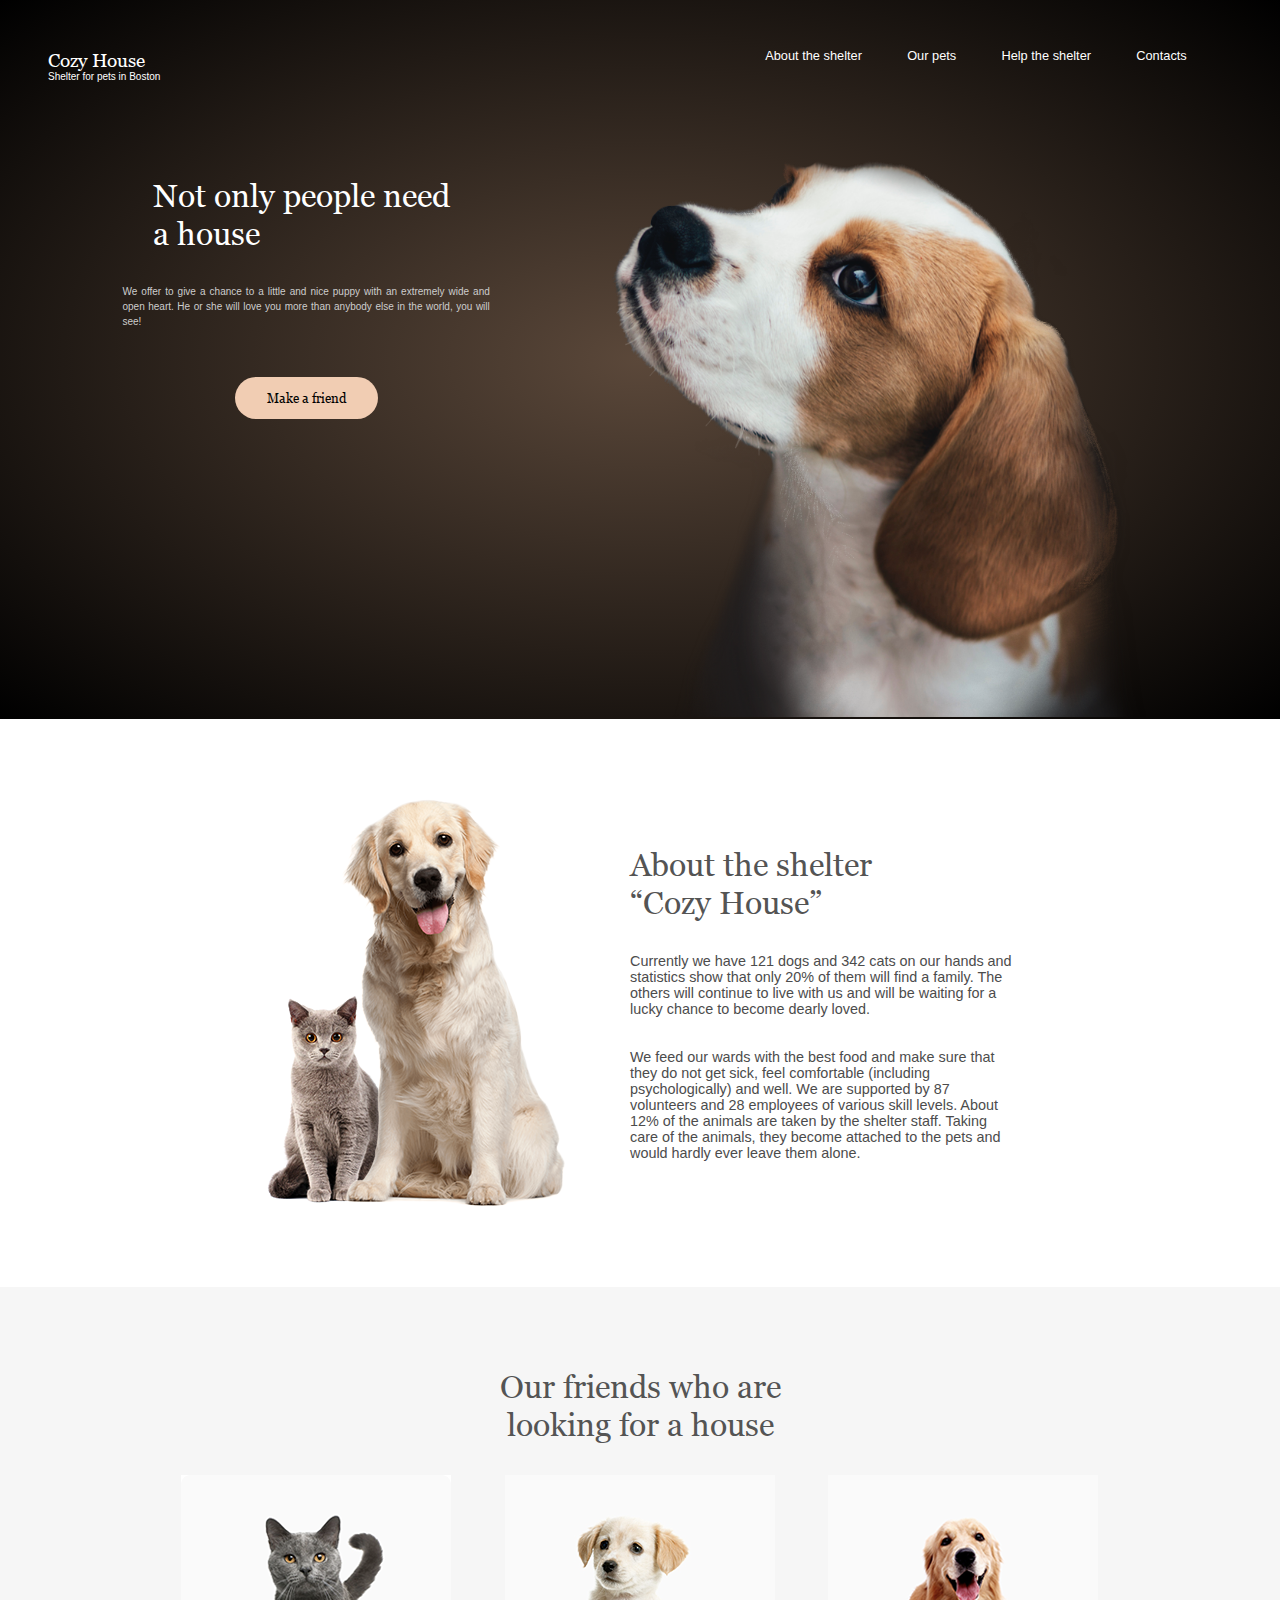
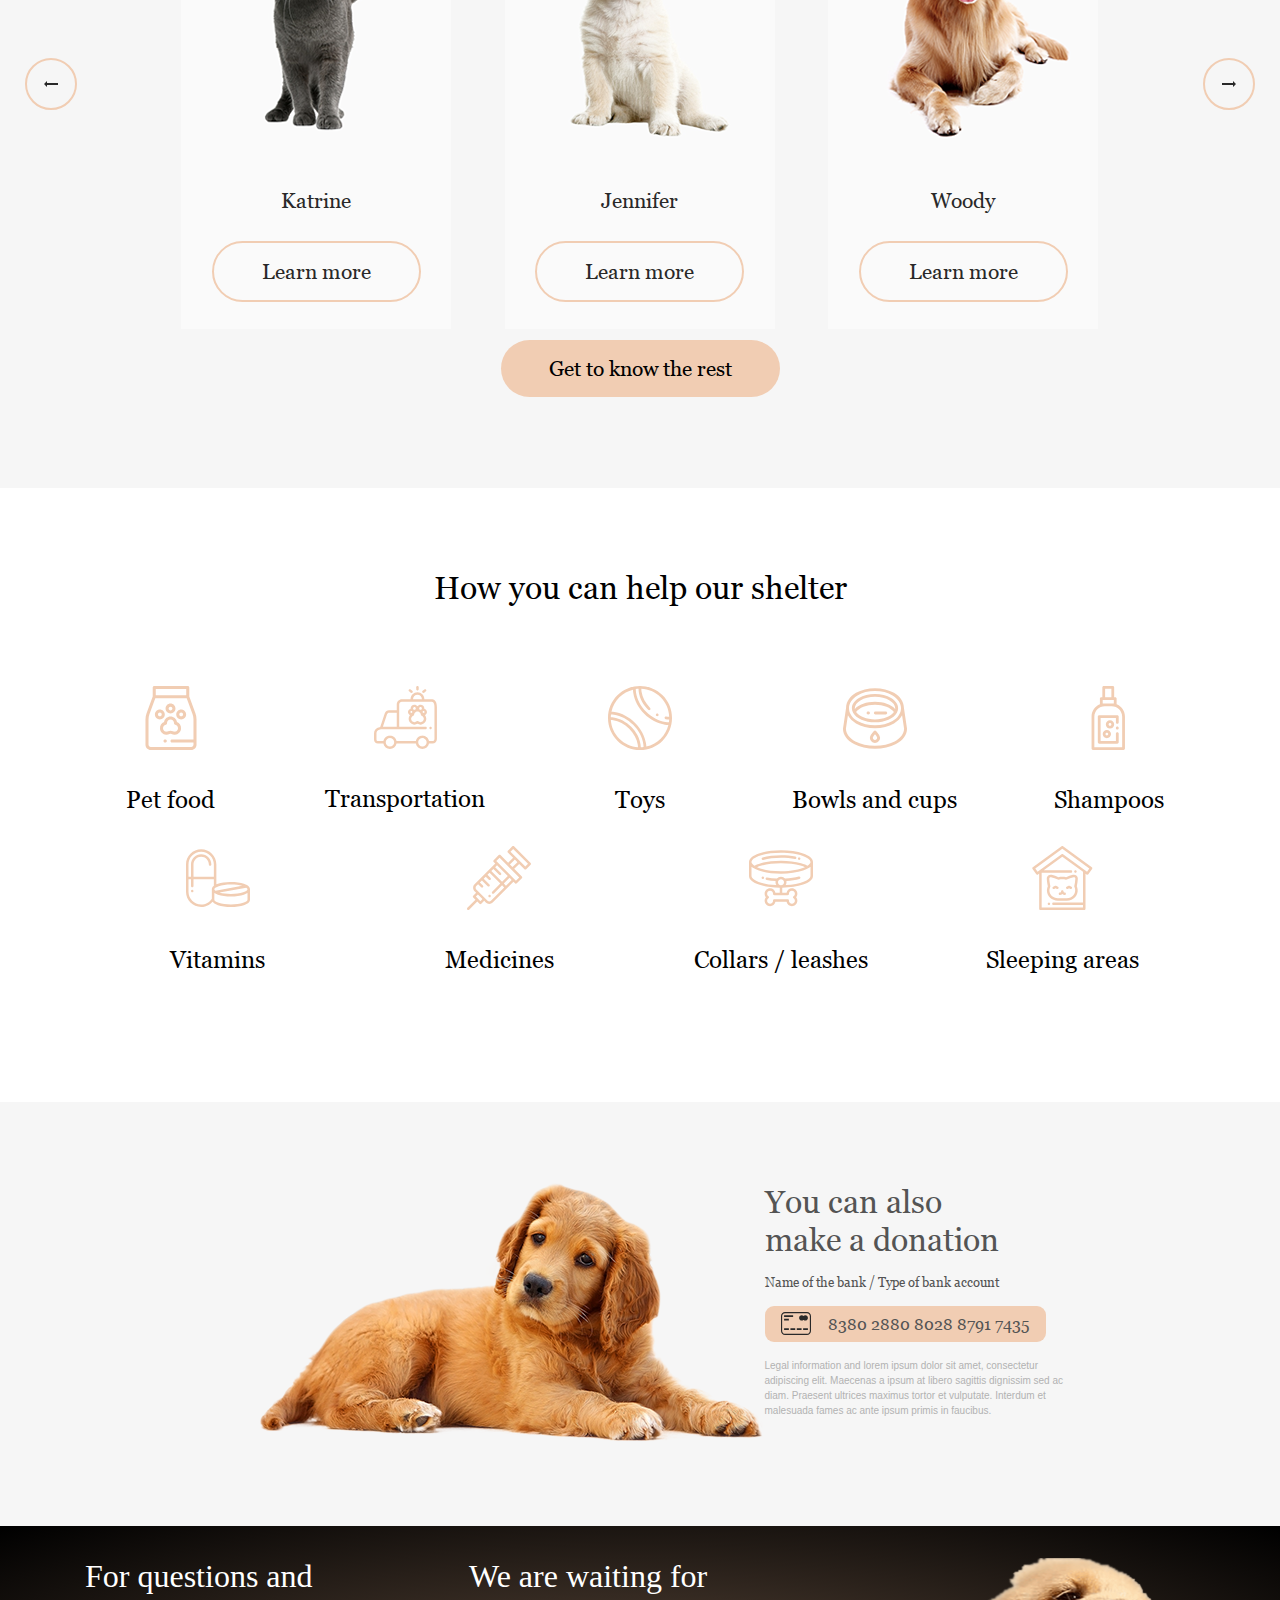
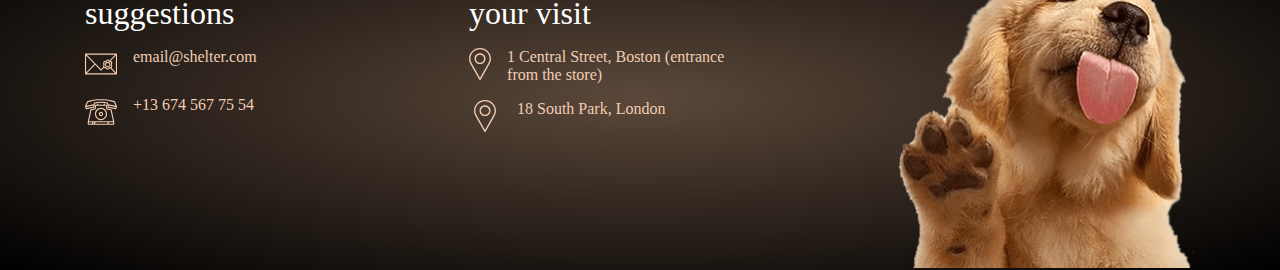
<file: index.html>
<!DOCTYPE html>
<html lang="en">

<head>
    <meta charset="UTF-8">
    <meta name="viewport" content="width=device-width, initial-scale=1.0">
    <title>Document</title>
    <link rel="stylesheet" href="./stylesheets/main/index.css">

    <link type="image/x-icon" href="./assets/img/favicon.png" rel="shortcut icon">
    <link type="Image/x-icon" href="./assets/img/favicon.png" rel="icon">
</head>

<body>

    <!-- <audio id="sound" src="./assets/music/dogsound.mp3" autoplay="true"></audio> -->
    <header>
        <div class="header__content">
            <a href="./index.html">
                <div class="header__logo">
                    <p class="header__logo-name">Cozy House</p>
                    <p class="header__logo-description">Shelter for pets in Boston</p>
                </div>
            </a>

            <div class="header__burger-button">

                <input type="checkbox" class="header__burger-button-label" id="header__checkbox">
                <label for="header__checkbox"></label>
                <img src="./assets/img/header/Burger.svg" alt="burger">

                <ul class="header__burger-button-menu">
                    <li>About the shelter</li>
                    <li><a href="./our-pets.html">Our pets</a></li>
                    <li>Help the shelter</li>
                    <li>Contacts</li>
                </ul>
            </div>

            <ul class="header__menu">
                <li>About the shelter</li>
                <li><a href="./our-pets.html">Our pets</a></li>
                <li>Help the shelter</li>
                <li>Contacts</li>
            </ul>
        </div>
    </header>

    <nav>
        <div class="nav">
            <div class="nav__text">
                <p class="nav__header">Not only people need a house</p>

                <p class="nav__paragraph">We offer to give a chance to a little and nice puppy with an extremely wide
                    and open heart. He or she will love you more than anybody else in the world, you will see!</p>

                <p class="nav__button">Make a friend</p>
            </div>
            <div class="nav__image"><img src="./assets/img/detail/start-screen-puppy.png" alt="start-screen-puppy">
            </div>
        </div>
    </nav>

    <section class="about-us">
        <img src="./assets/img/about-us/about-pets.png" alt="about-pets">
        <div class="about-us__text">
            <p class="about-us__header">About the shelter “Cozy House”</p>

            <p class="about-us__paragraph">Currently we have 121 dogs and 342 cats on our hands and statistics show that
                only 20%
                of them will find a family. The others will continue to live with us and will be waiting for a lucky
                chance to become dearly loved.</p>

            <p class="about-us__paragraph">We feed our wards with the best food and make sure that they do not get sick,
                feel
                comfortable (including psychologically) and well. We are supported by 87 volunteers and 28 employees of
                various skill levels. About 12% of the animals are taken by the shelter staff. Taking care of the
                animals, they become attached to the pets and would hardly ever leave them alone.</p>
        </div>
    </section>

    <section class="choose-pet">
        <h2 class="choose-pet__header">Our friends who
            are looking for a house</h2>

        <div class="choose-pet__content">

            <div class="choose-pet__button-arrow"><img src="./assets/img/choose-pet/button_arrow_left.svg" alt="button_arrow_left"></div>

            <div class="choose-pet__cards-list">
                <div class="choose-pet__card">
                    <img src="./assets/img/choose-pet/pets-katrine.png" alt="pets-katrine">
                    <div class="choose-pet__card-content">
                        <p class="choose-pet__card-name">Katrine</p>
                        <p class="choose-pet__learn-more">Learn more</p>
                    </div>
                </div>
                <div class="choose-pet__card">
                    <img src="./assets/img/choose-pet/pets-jennifer.png" alt="pets-jennifer">
                    <div class="choose-pet__card-content">
                        <p class="choose-pet__card-name">Jennifer</p>
                        <p class="choose-pet__learn-more">Learn more</p>
                    </div>
                </div>
                <div class="choose-pet__card">
                    <img src="./assets/img/choose-pet/pets-woody.png" alt="pets-woody">
                    <div class="choose-pet__card-content">
                        <p class="choose-pet__card-name">Woody</p>
                        <p class="choose-pet__learn-more">Learn more</p>
                    </div>
                </div>
            </div>

            <div class="choose-pet__button-arrow"><img src="./assets/img/choose-pet/button_arrow_right.svg" alt="button_arrow_right"></div>

        </div>
        <div class="choose-pet__navigation-buttons">
            <img src="./assets/img/choose-pet/button_double_left.svg" alt="button_double_left">
            <img src="./assets/img/choose-pet/button_left.svg" alt="button_left">
            <img src="./assets/img/choose-pet/button_paginator.svg" alt="button_paginator">
            <img src="./assets/img/choose-pet/button_right.svg" alt="button_right">
            <img src="./assets/img/choose-pet/button_double_right.svg" alt="button_double_right">
        </div>

        <p><a class="choose-pet__button header" href="./our-pets.html">Get to know the rest</a></p>
    </section>

    <section class="u-can-help">
        <p class="u-can-help__header">How you can help
            our shelter</p>
        <div class="u-can-help__icons-list">
            <figure>
                <img src="./assets/img/u-can-help/icon-pet-food.svg" alt="pet-food">
                <figcaption>Pet food</figcaption>
            </figure>
            <figure>
                <img src="./assets/img/u-can-help/icon-transportation.svg" alt="transportation">
                <figcaption>Transportation</figcaption>
            </figure>
            <figure>
                <img src="./assets/img/u-can-help/icon-toys.svg" alt="toys">
                <figcaption>Toys</figcaption>
            </figure>
            <figure>
                <img src="./assets/img/u-can-help/icon-bowls-and-cups.svg" alt="bowls-and-cups">
                <figcaption>Bowls and cups</figcaption>
            </figure>
            <figure>
                <img src="./assets/img/u-can-help/icon-shampoos.svg" alt="shampoos">
                <figcaption>Shampoos</figcaption>
            </figure>
            <figure>
                <img src="./assets/img/u-can-help/icon-vitamins.svg" alt="vitamins">
                <figcaption>Vitamins</figcaption>
            </figure>
            <figure>
                <img src="./assets/img/u-can-help/icon-medicines.svg" alt="medicines">
                <figcaption>Medicines</figcaption>
            </figure>
            <figure>
                <img src="./assets/img/u-can-help/icon-collars-leashes.svg" alt="collars-leashes">
                <figcaption>Collars / leashes</figcaption>
            </figure>
            <figure>
                <img src="./assets/img/u-can-help/icon-sleeping-area.svg" alt="sleeping-area">
                <figcaption>Sleeping areas</figcaption>
            </figure>
        </div>
    </section>
    <section class="donation">
        <div class="donation__image"><img src="./assets/img/donation/donation-dog.png" alt="donation-dog"></div>
        <div class="donation__description">
            <p class="donation__header">You can also make
                a donation</p>
            <p class="donation__bank">Name of the bank / Type of bank account</p>
            <figure>
                <img src="./assets/img/donation/credit-card.svg" alt="credit-card">
                <figcaption>8380 2880 8028 8791 7435</figcaption>
            </figure>
            <p class="donation__text">Legal information and lorem ipsum dolor sit amet, consectetur adipiscing elit.
                Maecenas a
                ipsum at libero sagittis dignissim sed ac diam. Praesent ultrices maximus tortor et vulputate. Interdum
                et malesuada fames ac ante ipsum primis in faucibus.</p>
        </div>
    </section>

    <footer>
        <div class="footer__content">
            <div class="footer__columns">
                <div class="footer__column">
                    <p class="footer__header">For questions and suggestions</p>

                    <div class="footer__line">
                        <img src="./assets/img/footer/icon-email.svg" alt="icon-email">
                        <p>email@shelter.com</p>
                    </div>

                    <div class="footer__line">
                        <img src="./assets/img/footer/icon-phone.svg" alt="icon-phone">
                        <p>+13 674 567 75 54</p>
                    </div>
                </div>
                <div class="footer__column">
                    <p class="footer__header">We are waiting for your visit</p>

                    <div class="footer__line">
                        <img src="./assets/img/footer/icon-marker.svg" alt="icon-marker">
                        <p>1 Central Street, Boston (entrance from the store)</p>
                    </div>

                    <div class="footer__line">
                        <img src="./assets/img/footer/icon-marker.svg" alt="icon-marker">
                        <p>18 South Park, London </p>
                    </div>
                </div>
            </div>
            <div class="footer__image"><img src="./assets/img/footer/footer-puppy.png" alt="footer-puppy"></div>
        </div>
    </footer>

</body>

</html>
</file>
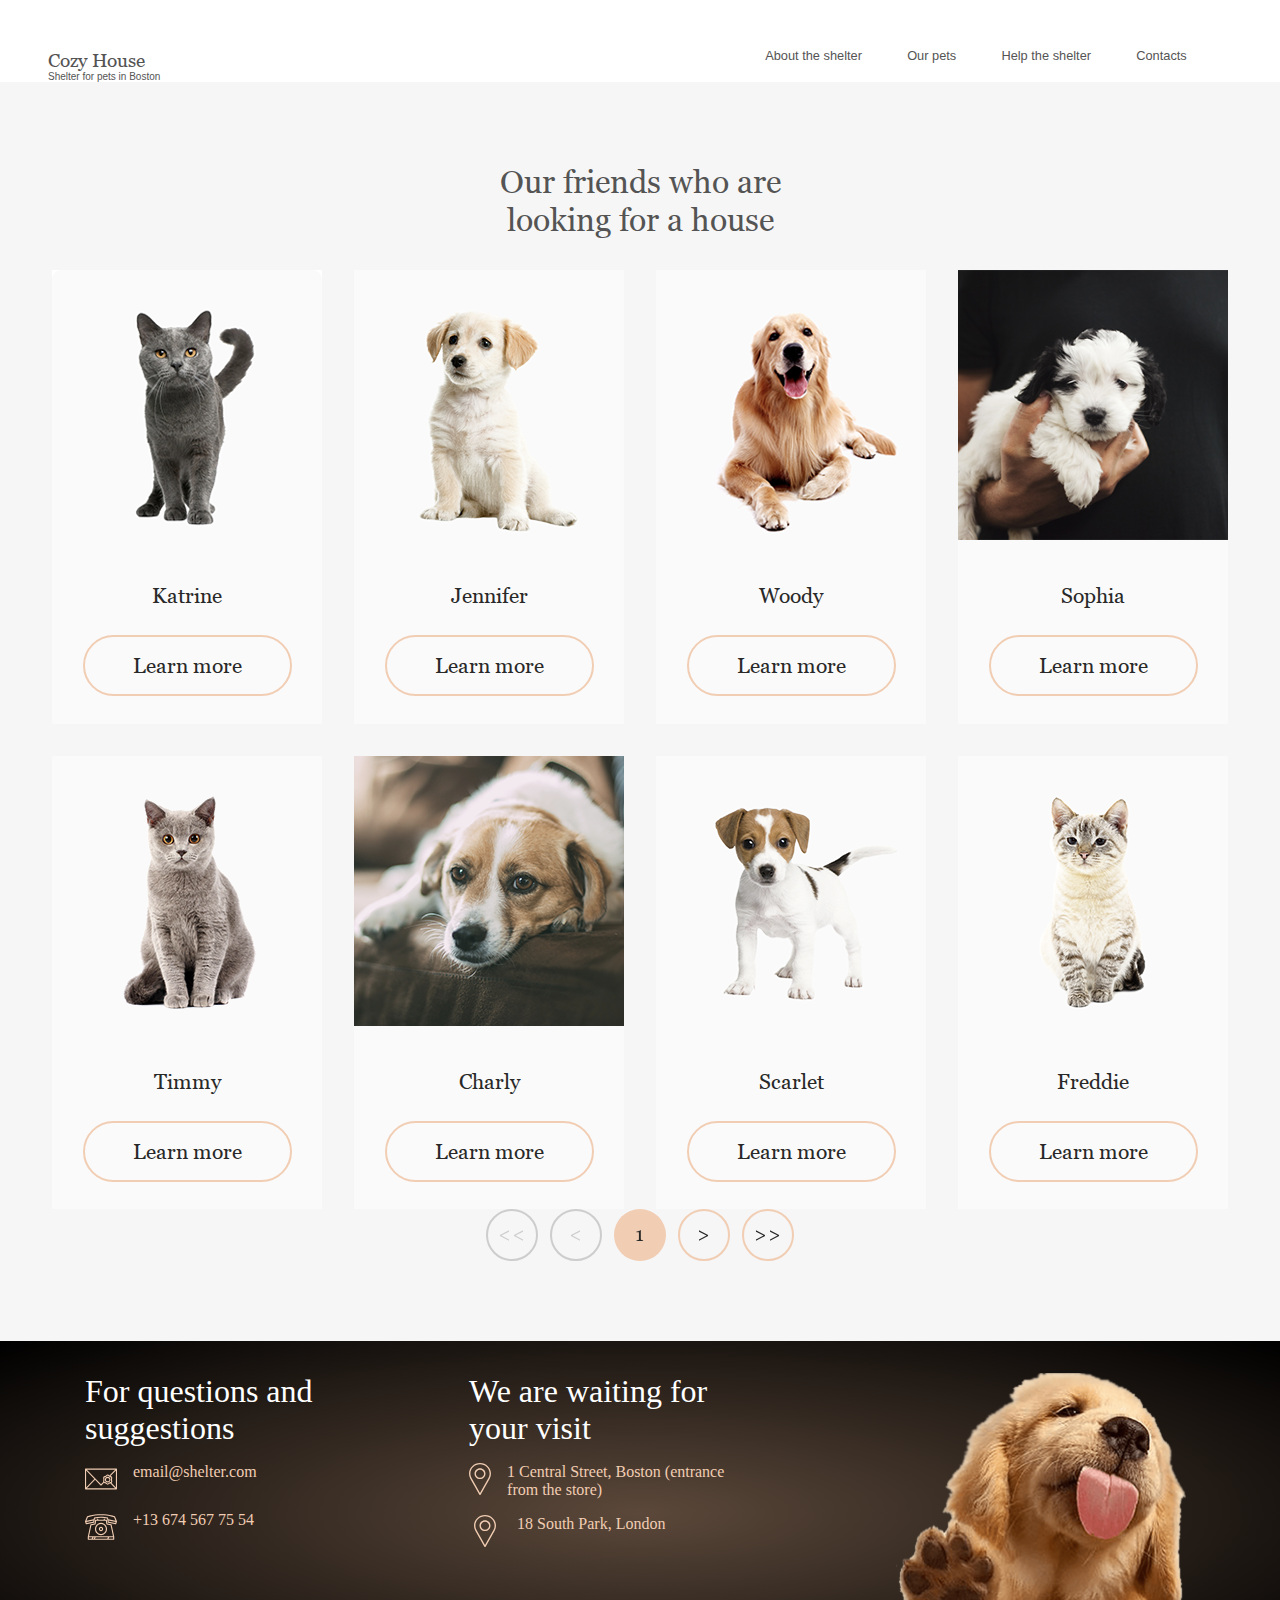
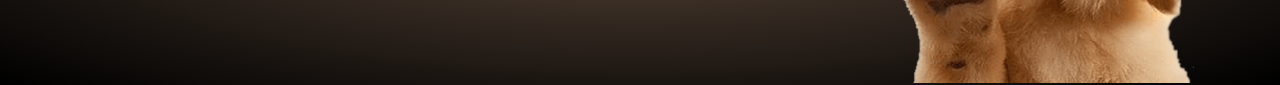
<file: our-pets.html>
<!DOCTYPE html>
<html lang="en">

<head>
    <meta charset="UTF-8">
    <meta name="viewport" content="width=device-width, initial-scale=1.0">
    <title>Document</title>
    <link rel="stylesheet" href="./stylesheets/our-pets/index.css">

    <link type="image/x-icon" href="./assets/img/favicon.png" rel="shortcut icon">
    <link type="Image/x-icon" href="./assets/img/favicon.png" rel="icon">
</head>

<body>
    <!-- <audio id="sound" src="./assets/music/dogsound.mp3" autoplay="true" loop="1"></audio> -->
    
    <header>
        <div class="header__content">
            <a href="./index.html">
                <div class="header__logo">
                    <p class="header__logo-name">Cozy House</p>
                    <p class="header__logo-description">Shelter for pets in Boston</p>
                </div>
            </a>

            <div class="header__burger-button">

                <label for="header__checkbox" class="header__burger-button-label">
                </label>
                <input type="checkbox" id="header__checkbox">
                <img src="./assets/img/header/Burger.svg" alt="burger">
                <ul class="header__burger-button-menu">
                    <li>About the shelter</li>
                    <li><a href="./our-pets.html">Our pets</a></li>
                    <li>Help the shelter</li>
                    <li>Contacts</li>
                </ul>
            </div>
            
            <ul class="header__menu">
                <li>About the shelter</li>
                <li><a href="./our-pets.html">Our pets</a></li>
                <li>Help the shelter</li>
                <li>Contacts</li>
            </ul>
        </div>
    </header>
    
    <section class="choose-pet">
        <h2 class="choose-pet__header">Our friends who
            are looking for a house</h2>

        <div class="choose-pet__cards-list">
            <div class="choose-pet__button-left"></div>
            <div class="choose-pet__card">
                <img src="./assets/img/choose-pet/pets-katrine.png" alt="pets-katrine">
                <div class="choose-pet__card-content">
                    <p class="choose-pet__card-name">Katrine</p>
                    <p class="choose-pet__learn-more">Learn more</p>
                </div>
            </div>

            <div class="choose-pet__card">
                <img src="./assets/img/choose-pet/pets-jennifer.png" alt="pets-jennifer">
                <div class="choose-pet__card-content">
                    <p class="choose-pet__card-name">Jennifer</p>
                    <p class="choose-pet__learn-more">Learn more</p>
                </div>
            </div>

            <div class="choose-pet__card">
                <img src="./assets/img/choose-pet/pets-woody.png" alt="pets-woody">
                <div class="choose-pet__card-content">
                    <p class="choose-pet__card-name">Woody</p>
                    <p class="choose-pet__learn-more">Learn more</p>
                </div>
            </div>

            <div class="choose-pet__card">
                <img src="./assets/img/choose-pet/pets-sophia.png" alt="pets-sophia">
                <div class="choose-pet__card-content">
                    <p class="choose-pet__card-name">Sophia</p>
                    <p class="choose-pet__learn-more">Learn more</p>
                </div>
            </div>

            <div class="choose-pet__card">
                <img src="./assets/img/choose-pet/pets-timmy.png" alt="pets-timmy">
                <div class="choose-pet__card-content">
                    <p class="choose-pet__card-name">Timmy</p>
                    <p class="choose-pet__learn-more">Learn more</p>
                </div>
            </div>

            <div class="choose-pet__card">
                <img src="./assets/img/choose-pet/pets-charly.png" alt="pets-charly">
                <div class="choose-pet__card-content">
                    <p class="choose-pet__card-name">Charly</p>
                    <p class="choose-pet__learn-more">Learn more</p>
                </div>
            </div>

            <div class="choose-pet__card">
                <img src="./assets/img/choose-pet/pets-scarlet.png" alt="pets-scarlet">
                <div class="choose-pet__card-content">
                    <p class="choose-pet__card-name">Scarlet</p>
                    <p class="choose-pet__learn-more">Learn more</p>
                </div>
            </div>

            <div class="choose-pet__card">
                <img src="./assets/img/choose-pet/pets-freddie.png" alt="pets-freddie">
                <div class="choose-pet__card-content">
                    <p class="choose-pet__card-name">Freddie</p>
                    <p class="choose-pet__learn-more">Learn more</p>
                </div>
            </div>
        </div>

        <div class="choose-pet__navigation-buttons">
            <img src="./assets/img/choose-pet/button_double_left.svg" alt="button_double_left">
            <img src="./assets/img/choose-pet/button_left.svg" alt="button_left">
            <img src="./assets/img/choose-pet/button_paginator.svg" alt="button_paginator">
            <img src="./assets/img/choose-pet/button_right.svg" alt="button_right">
            <img src="./assets/img/choose-pet/button_double_right.svg" alt="button_double_right">
        </div>
    </section>

    <footer>
        <div class="footer__content">
            <div class="footer__columns">
                <div class="footer__column">
                    <p class="footer__header">For questions and suggestions</p>

                    <div class="footer__line">
                        <img src="./assets/img/footer/icon-email.svg" alt="icon-email">
                        <p>email@shelter.com</p>
                    </div>

                    <div class="footer__line">
                        <img src="./assets/img/footer/icon-phone.svg" alt="icon-phone">
                        <p>+13 674 567 75 54</p>
                    </div>
                </div>
                <div class="footer__column">
                    <p class="footer__header">We are waiting for your visit</p>

                    <div class="footer__line">
                        <img src="./assets/img/footer/icon-marker.svg" alt="icon-marker">
                        <p>1 Central Street, Boston (entrance from the store)</p>
                    </div>

                    <div class="footer__line">
                        <img src="./assets/img/footer/icon-marker.svg" alt="icon-marker">
                        <p>18 South Park, London </p>
                    </div>
                </div>
            </div>
            <div class="footer__image"><img src="./assets/img/footer/footer-puppy.png" alt="footer-puppy"></div>
        </div>
    </footer>
</body>

</html>
</file>
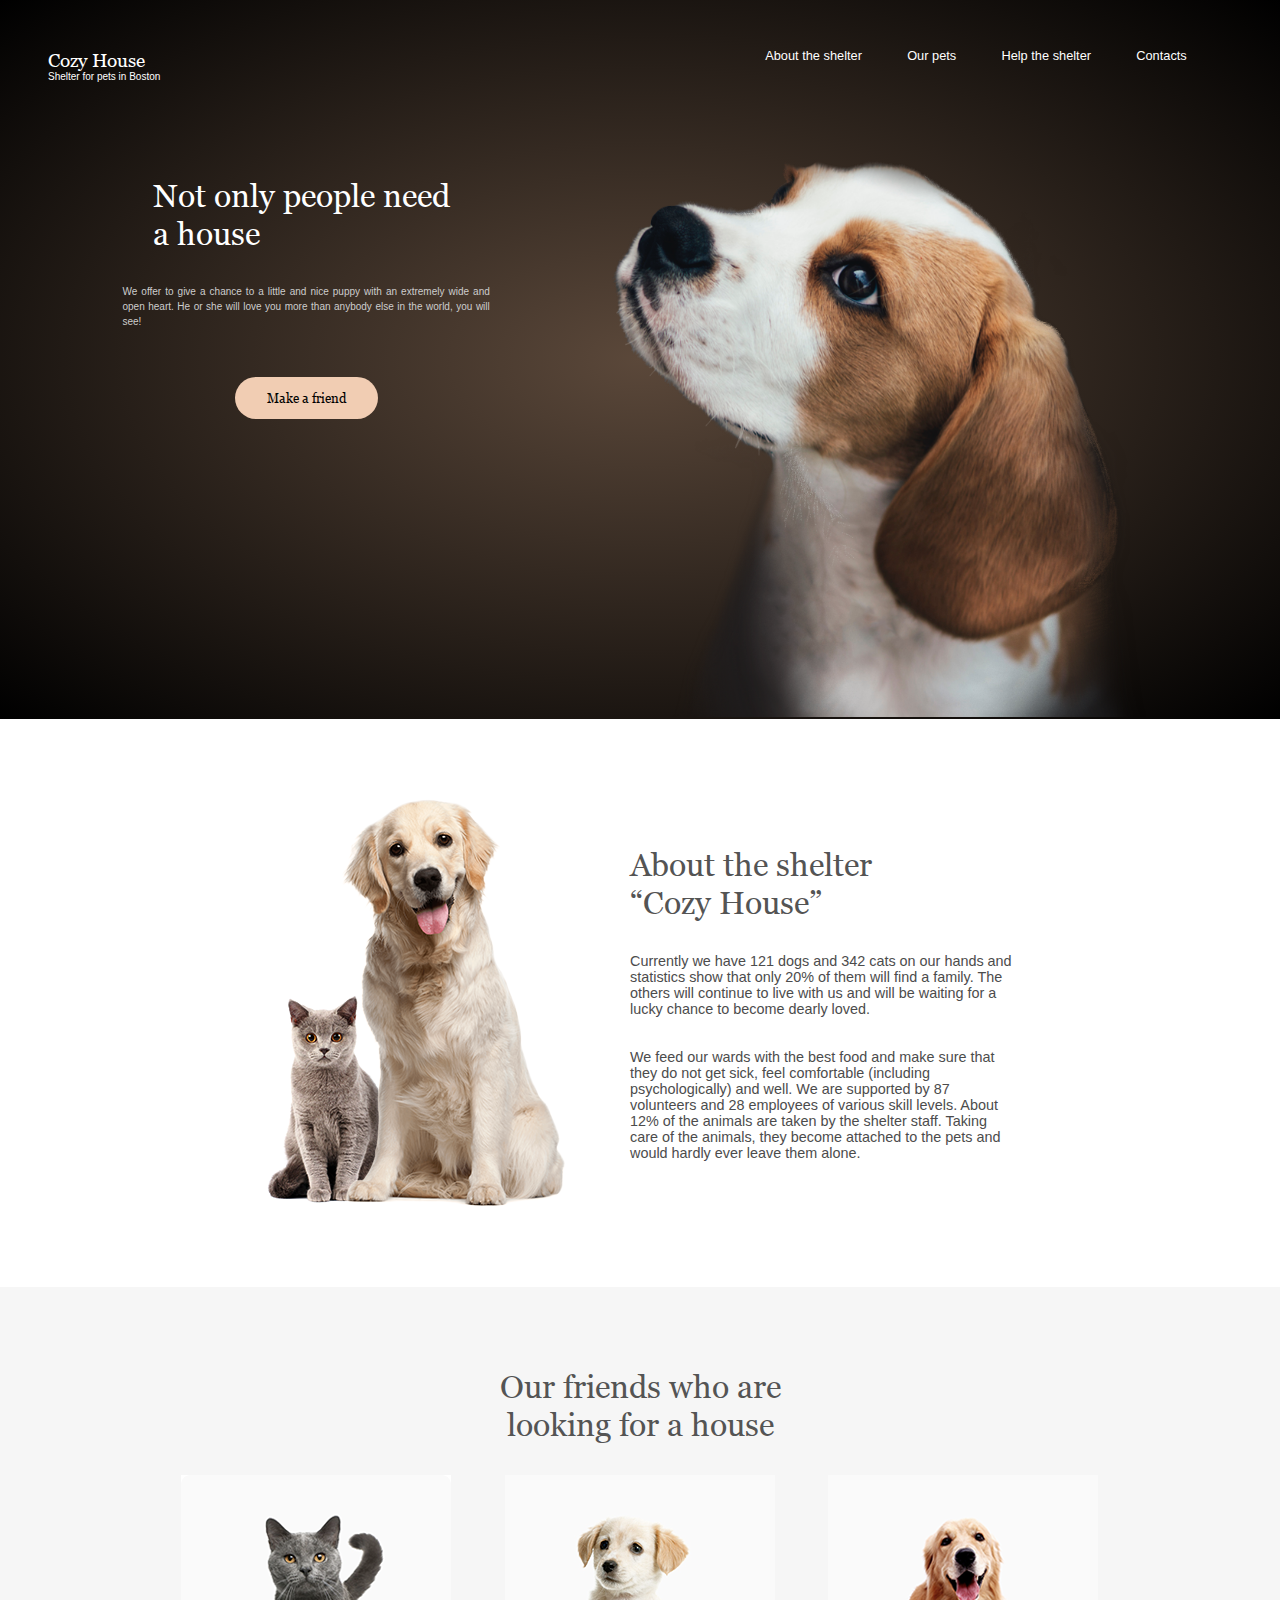
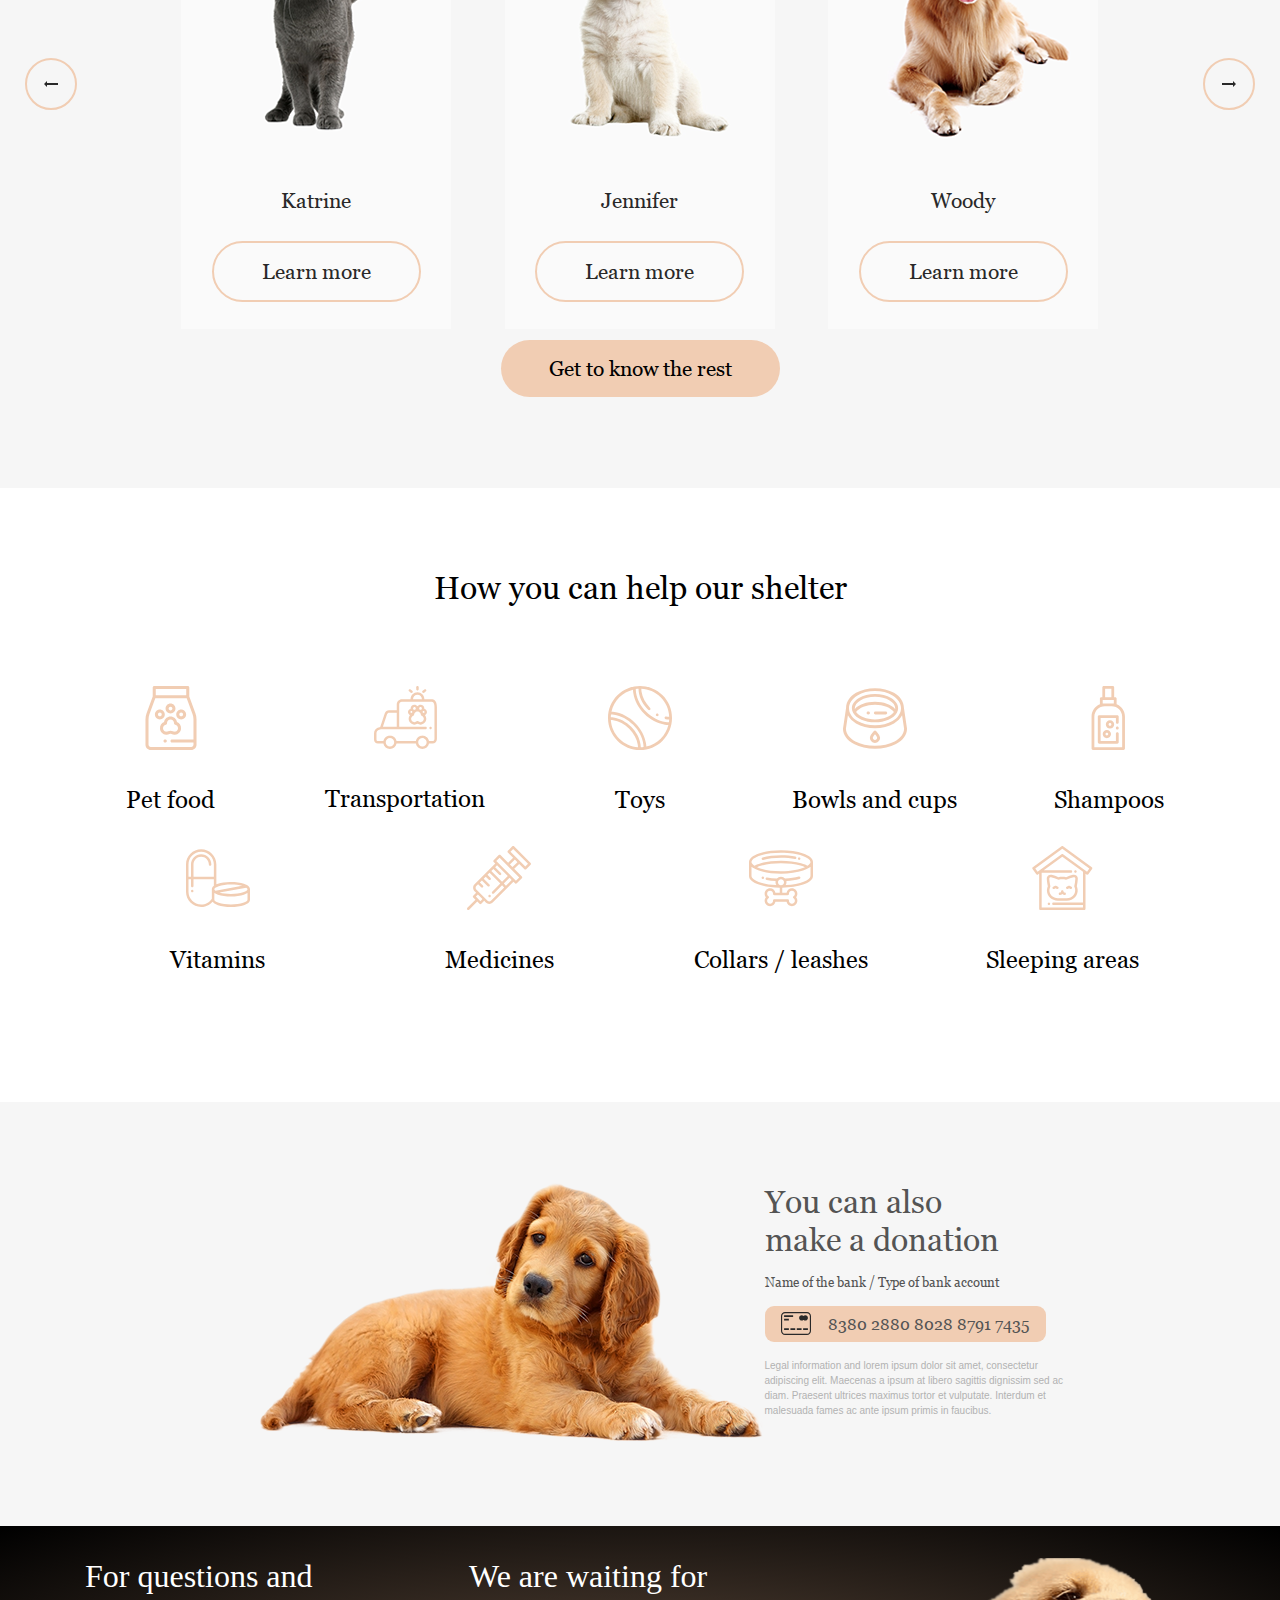
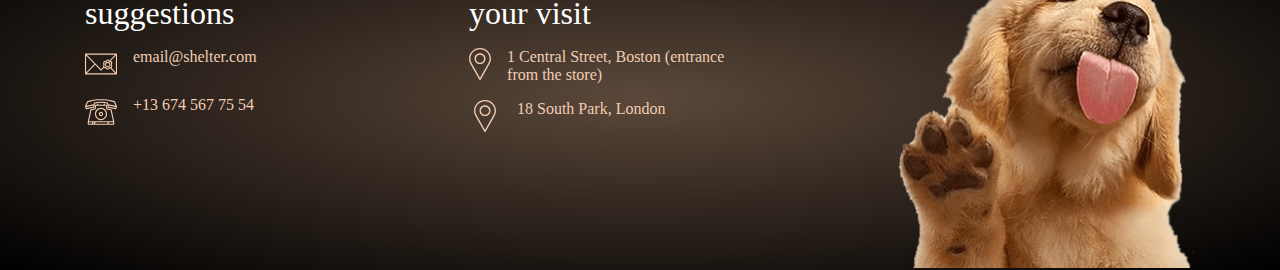
<file: pets/src/main.html>
<!DOCTYPE html>
<html lang="en">

<head>
    <meta charset="UTF-8">
    <meta name="viewport" content="width=device-width, initial-scale=1.0">
    <title>Document</title>
    <link rel="stylesheet" href="../../public/stylesheets/main/index.css">

    <link type="image/x-icon" href="../assets/img/favicon.png" rel="shortcut icon">
    <link type="Image/x-icon" href="../assets/img/favicon.png" rel="icon">
</head>

<body>

    <audio id="sound" src="../assets/music/dogsound.mp3" autoplay="true"></audio>
    <header>
        <div class="header__content">
            <a href="./main.html">
                <div class="header__logo">
                    <p class="header__logo-name">Cozy House</p>
                    <p class="header__logo-description">Shelter for pets in Boston</p>
                </div>
            </a>

            <div class="header__burger-button">

                <input type="checkbox" class="header__burger-button-label" id="header__checkbox">
                <label for="header__checkbox"></label>
                <img src="../assets/img/header/Burger.svg" alt="burger">

                <ul class="header__burger-button-menu">
                    <li>About the shelter</li>
                    <li><a href="./our-pets.html">Our pets</a></li>
                    <li>Help the shelter</li>
                    <li>Contacts</li>
                </ul>
            </div>

            <ul class="header__menu">
                <li>About the shelter</li>
                <li><a href="./our-pets.html">Our pets</a></li>
                <li>Help the shelter</li>
                <li>Contacts</li>
            </ul>
        </div>
    </header>

    <nav>
        <div class="nav">
            <div class="nav__text">
                <p class="nav__header">Not only people need a house</p>

                <p class="nav__paragraph">We offer to give a chance to a little and nice puppy with an extremely wide
                    and open heart. He or she will love you more than anybody else in the world, you will see!</p>

                <p class="nav__button">Make a friend</p>
            </div>
            <div class="nav__image"><img src="../assets/img/detail/start-screen-puppy.png" alt="start-screen-puppy">
            </div>
        </div>
    </nav>

    <section class="about-us">
        <img src="../assets/img/about-us/about-pets.png" alt="about-pets">
        <div class="about-us__text">
            <p class="about-us__header">About the shelter “Cozy House”</p>

            <p class="about-us__paragraph">Currently we have 121 dogs and 342 cats on our hands and statistics show that
                only 20%
                of them will find a family. The others will continue to live with us and will be waiting for a lucky
                chance to become dearly loved.</p>

            <p class="about-us__paragraph">We feed our wards with the best food and make sure that they do not get sick,
                feel
                comfortable (including psychologically) and well. We are supported by 87 volunteers and 28 employees of
                various skill levels. About 12% of the animals are taken by the shelter staff. Taking care of the
                animals, they become attached to the pets and would hardly ever leave them alone.</p>
        </div>
    </section>

    <section class="choose-pet">
        <h2 class="choose-pet__header">Our friends who
            are looking for a house</h2>

        <div class="choose-pet__content">

            <div class="choose-pet__button-arrow"><img src="../assets/img/choose-pet/button_arrow_left.svg" alt="button_arrow_left"></div>

            <div class="choose-pet__cards-list">
                <div class="choose-pet__card">
                    <img src="../assets/img/choose-pet/pets-katrine.png" alt="pets-katrine">
                    <div class="choose-pet__card-content">
                        <p class="choose-pet__card-name">Katrine</p>
                        <p class="choose-pet__learn-more">Learn more</p>
                    </div>
                </div>
                <div class="choose-pet__card">
                    <img src="../assets/img/choose-pet/pets-jennifer.png" alt="pets-jennifer">
                    <div class="choose-pet__card-content">
                        <p class="choose-pet__card-name">Jennifer</p>
                        <p class="choose-pet__learn-more">Learn more</p>
                    </div>
                </div>
                <div class="choose-pet__card">
                    <img src="../assets/img/choose-pet/pets-woody.png" alt="pets-woody">
                    <div class="choose-pet__card-content">
                        <p class="choose-pet__card-name">Woody</p>
                        <p class="choose-pet__learn-more">Learn more</p>
                    </div>
                </div>
            </div>

            <div class="choose-pet__button-arrow"><img src="../assets/img/choose-pet/button_arrow_right.svg" alt="button_arrow_right"></div>

        </div>
        <div class="choose-pet__navigation-buttons">
            <img src="../assets/img/choose-pet/button_double_left.svg" alt="button_double_left">
            <img src="../assets/img/choose-pet/button_left.svg" alt="button_left">
            <img src="../assets/img/choose-pet/button_paginator.svg" alt="button_paginator">
            <img src="../assets/img/choose-pet/button_right.svg" alt="button_right">
            <img src="../assets/img/choose-pet/button_double_right.svg" alt="button_double_right">
        </div>

        <p><a class="choose-pet__button header" href="./our-pets.html">Get to know the rest</a></p>
    </section>

    <section class="u-can-help">
        <p class="u-can-help__header">How you can help
            our shelter</p>
        <div class="u-can-help__icons-list">
            <figure>
                <img src="../assets/img/u-can-help/icon-pet-food.svg" alt="pet-food">
                <figcaption>Pet food</figcaption>
            </figure>
            <figure>
                <img src="../assets/img/u-can-help/icon-transportation.svg" alt="transportation">
                <figcaption>Transportation</figcaption>
            </figure>
            <figure>
                <img src="../assets/img/u-can-help/icon-toys.svg" alt="toys">
                <figcaption>Toys</figcaption>
            </figure>
            <figure>
                <img src="../assets/img/u-can-help/icon-bowls-and-cups.svg" alt="bowls-and-cups">
                <figcaption>Bowls and cups</figcaption>
            </figure>
            <figure>
                <img src="../assets/img/u-can-help/icon-shampoos.svg" alt="shampoos">
                <figcaption>Shampoos</figcaption>
            </figure>
            <figure>
                <img src="../assets/img/u-can-help/icon-vitamins.svg" alt="vitamins">
                <figcaption>Vitamins</figcaption>
            </figure>
            <figure>
                <img src="../assets/img/u-can-help/icon-medicines.svg" alt="medicines">
                <figcaption>Medicines</figcaption>
            </figure>
            <figure>
                <img src="../assets/img/u-can-help/icon-collars-leashes.svg" alt="collars-leashes">
                <figcaption>Collars / leashes</figcaption>
            </figure>
            <figure>
                <img src="../assets/img/u-can-help/icon-sleeping-area.svg" alt="sleeping-area">
                <figcaption>Sleeping areas</figcaption>
            </figure>
        </div>
    </section>
    <section class="donation">
        <div class="donation__image"><img src="../assets/img/donation/donation-dog.png" alt="donation-dog"></div>
        <div class="donation__description">
            <p class="donation__header">You can also make
                a donation</p>
            <p class="donation__bank">Name of the bank / Type of bank account</p>
            <figure>
                <img src="../assets/img/donation/credit-card.svg" alt="credit-card">
                <figcaption>8380 2880 8028 8791 7435</figcaption>
            </figure>
            <p class="donation__text">Legal information and lorem ipsum dolor sit amet, consectetur adipiscing elit.
                Maecenas a
                ipsum at libero sagittis dignissim sed ac diam. Praesent ultrices maximus tortor et vulputate. Interdum
                et malesuada fames ac ante ipsum primis in faucibus.</p>
        </div>
    </section>

    <footer>
        <div class="footer__content">
            <div class="footer__columns">
                <div class="footer__column">
                    <p class="footer__header">For questions and suggestions</p>

                    <div class="footer__line">
                        <img src="../assets/img/footer/icon-email.svg" alt="icon-email">
                        <p>email@shelter.com</p>
                    </div>

                    <div class="footer__line">
                        <img src="../assets/img/footer/icon-phone.svg" alt="icon-phone">
                        <p>+13 674 567 75 54</p>
                    </div>
                </div>
                <div class="footer__column">
                    <p class="footer__header">We are waiting for your visit</p>

                    <div class="footer__line">
                        <img src="../assets/img/footer/icon-marker.svg" alt="icon-marker">
                        <p>1 Central Street, Boston (entrance from the store)</p>
                    </div>

                    <div class="footer__line">
                        <img src="../assets/img/footer/icon-marker.svg" alt="icon-marker">
                        <p>18 South Park, London </p>
                    </div>
                </div>
            </div>
            <div class="footer__image"><img src="../assets/img/footer/footer-puppy.png" alt="footer-puppy"></div>
        </div>
    </footer>

</body>

</html>
</file>
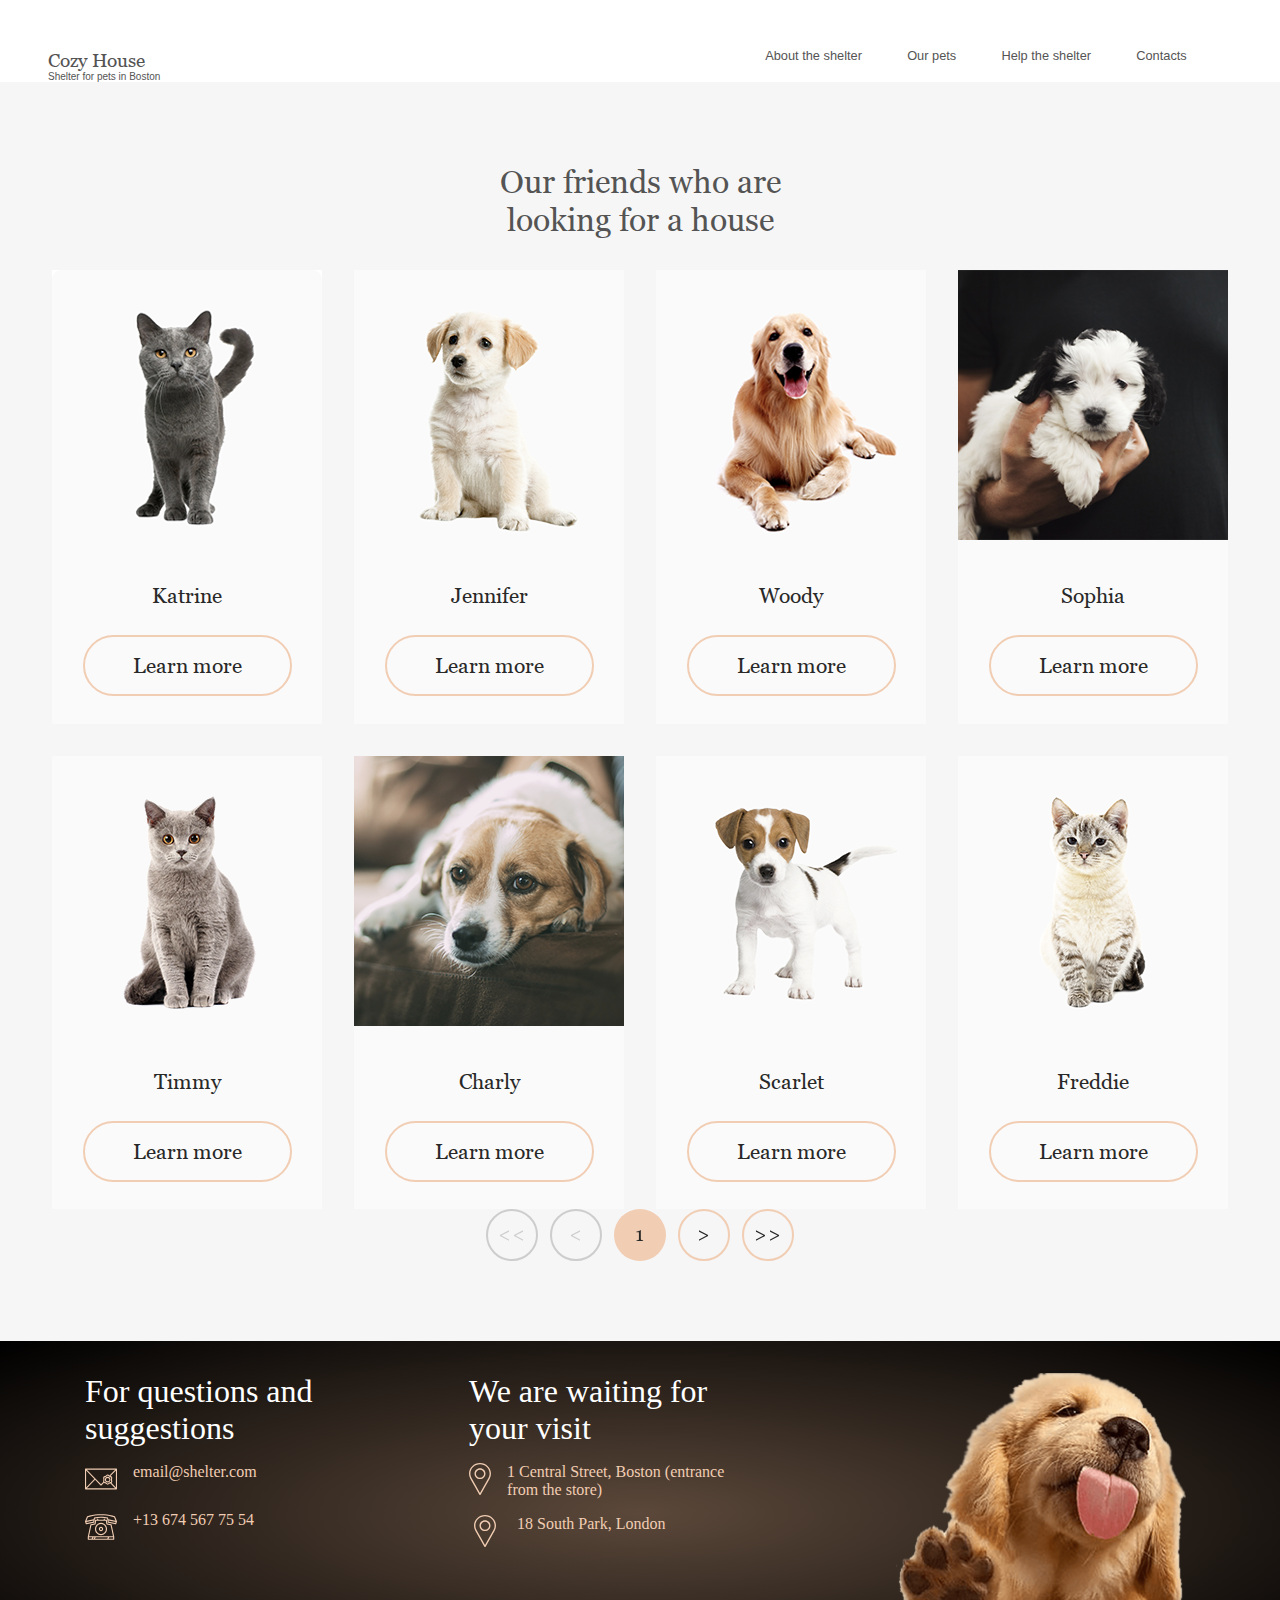
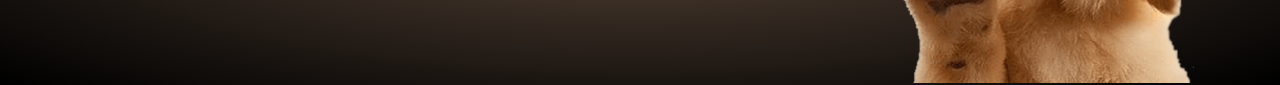
<file: pets/src/our-pets.html>
<!DOCTYPE html>
<html lang="en">

<head>
    <meta charset="UTF-8">
    <meta name="viewport" content="width=device-width, initial-scale=1.0">
    <title>Document</title>
    <link rel="stylesheet" href="../../public/stylesheets/our-pets/index.css">

    <link type="image/x-icon" href="../assets/img/favicon.png" rel="shortcut icon">
    <link type="Image/x-icon" href="../assets/img/favicon.png" rel="icon">
</head>

<body>
    <audio id="sound" src="../assets/music/dogsound.mp3" autoplay="true" loop="1"></audio>
    
    <header>
        <div class="header__content">
            <a href="./main.html">
                <div class="header__logo">
                    <p class="header__logo-name">Cozy House</p>
                    <p class="header__logo-description">Shelter for pets in Boston</p>
                </div>
            </a>

            <div class="header__burger-button">

                <label for="header__checkbox" class="header__burger-button-label">
                </label>
                <input type="checkbox" id="header__checkbox">
                <img src="../assets/img/header/Burger.svg" alt="burger">
                <ul class="header__burger-button-menu">
                    <li>About the shelter</li>
                    <li><a href="./our-pets.html">Our pets</a></li>
                    <li>Help the shelter</li>
                    <li>Contacts</li>
                </ul>
            </div>
            
            <ul class="header__menu">
                <li>About the shelter</li>
                <li><a href="./our-pets.html">Our pets</a></li>
                <li>Help the shelter</li>
                <li>Contacts</li>
            </ul>
        </div>
    </header>
    
    <section class="choose-pet">
        <h2 class="choose-pet__header">Our friends who
            are looking for a house</h2>

        <div class="choose-pet__cards-list">
            <div class="choose-pet__button-left"></div>
            <div class="choose-pet__card">
                <img src="../assets/img/choose-pet/pets-katrine.png" alt="pets-katrine">
                <div class="choose-pet__card-content">
                    <p class="choose-pet__card-name">Katrine</p>
                    <p class="choose-pet__learn-more">Learn more</p>
                </div>
            </div>

            <div class="choose-pet__card">
                <img src="../assets/img/choose-pet/pets-jennifer.png" alt="pets-jennifer">
                <div class="choose-pet__card-content">
                    <p class="choose-pet__card-name">Jennifer</p>
                    <p class="choose-pet__learn-more">Learn more</p>
                </div>
            </div>

            <div class="choose-pet__card">
                <img src="../assets/img/choose-pet/pets-woody.png" alt="pets-woody">
                <div class="choose-pet__card-content">
                    <p class="choose-pet__card-name">Woody</p>
                    <p class="choose-pet__learn-more">Learn more</p>
                </div>
            </div>

            <div class="choose-pet__card">
                <img src="../assets/img/choose-pet/pets-sophia.png" alt="pets-sophia">
                <div class="choose-pet__card-content">
                    <p class="choose-pet__card-name">Sophia</p>
                    <p class="choose-pet__learn-more">Learn more</p>
                </div>
            </div>

            <div class="choose-pet__card">
                <img src="../assets/img/choose-pet/pets-timmy.png" alt="pets-timmy">
                <div class="choose-pet__card-content">
                    <p class="choose-pet__card-name">Timmy</p>
                    <p class="choose-pet__learn-more">Learn more</p>
                </div>
            </div>

            <div class="choose-pet__card">
                <img src="../assets/img/choose-pet/pets-charly.png" alt="pets-charly">
                <div class="choose-pet__card-content">
                    <p class="choose-pet__card-name">Charly</p>
                    <p class="choose-pet__learn-more">Learn more</p>
                </div>
            </div>

            <div class="choose-pet__card">
                <img src="../assets/img/choose-pet/pets-scarlet.png" alt="pets-scarlet">
                <div class="choose-pet__card-content">
                    <p class="choose-pet__card-name">Scarlet</p>
                    <p class="choose-pet__learn-more">Learn more</p>
                </div>
            </div>

            <div class="choose-pet__card">
                <img src="../assets/img/choose-pet/pets-freddie.png" alt="pets-freddie">
                <div class="choose-pet__card-content">
                    <p class="choose-pet__card-name">Freddie</p>
                    <p class="choose-pet__learn-more">Learn more</p>
                </div>
            </div>
        </div>

        <div class="choose-pet__navigation-buttons">
            <img src="../assets/img/choose-pet/button_double_left.svg" alt="button_double_left">
            <img src="../assets/img/choose-pet/button_left.svg" alt="button_left">
            <img src="../assets/img/choose-pet/button_paginator.svg" alt="button_paginator">
            <img src="../assets/img/choose-pet/button_right.svg" alt="button_right">
            <img src="../assets/img/choose-pet/button_double_right.svg" alt="button_double_right">
        </div>
    </section>

    <footer>
        <div class="footer__content">
            <div class="footer__columns">
                <div class="footer__column">
                    <p class="footer__header">For questions and suggestions</p>

                    <div class="footer__line">
                        <img src="../assets/img/footer/icon-email.svg" alt="icon-email">
                        <p>email@shelter.com</p>
                    </div>

                    <div class="footer__line">
                        <img src="../assets/img/footer/icon-phone.svg" alt="icon-phone">
                        <p>+13 674 567 75 54</p>
                    </div>
                </div>
                <div class="footer__column">
                    <p class="footer__header">We are waiting for your visit</p>

                    <div class="footer__line">
                        <img src="../assets/img/footer/icon-marker.svg" alt="icon-marker">
                        <p>1 Central Street, Boston (entrance from the store)</p>
                    </div>

                    <div class="footer__line">
                        <img src="../assets/img/footer/icon-marker.svg" alt="icon-marker">
                        <p>18 South Park, London </p>
                    </div>
                </div>
            </div>
            <div class="footer__image"><img src="../assets/img/footer/footer-puppy.png" alt="footer-puppy"></div>
        </div>
    </footer>
</body>

</html>
</file>
<file: stylesheets/main/index.css>
@font-face {
  font-family: "Georgia";
  src: url("../../../assets/fonts/georgia.ttf") format("truetype");
  font-style: normal;
  font-weight: normal;
}
.header {
  margin: 0 auto;
}

* {
  margin: 0;
  padding: 0;
  box-sizing: border-box;
}

ul {
  list-style-type: none;
}

body {
  font-size: 10px;
}

header,
nav,
section,
footer {
  width: 100%;
  max-width: 1310px;
  margin: 0 auto;
}

section {
  padding: 5rem 0;
}

a {
  text-decoration: none;
}

input {
  opacity: 0;
}

audio {
  display: none;
}

header {
  position: absolute;
  margin: auto;
  left: 0;
  right: 0;
  color: white;
}
header .header__content {
  display: flex;
  flex-direction: row;
  flex-wrap: nowrap;
  justify-content: space-between;
  align-items: stretch;
  width: 100%;
  margin-top: 3rem;
}
header .header__logo {
  display: flex;
  flex-flow: column nowrap;
  margin-left: 3rem;
}
header .header__logo-name {
  font-family: Georgia, "Times New Roman", Times, serif;
  font-size: 1.2rem;
}
header .header__logo-description {
  font-family: Arial, Helvetica, sans-serif;
}
header .header__menu {
  display: flex;
  flex-flow: row nowrap;
  justify-content: space-evenly;
  font-family: Arial, Helvetica, sans-serif;
  width: 40%;
  margin-right: 3rem;
}
header .header__menu li {
  font-size: 0.8rem;
  cursor: pointer;
}
header .header__menu li:hover {
  border-bottom: 5px solid white;
}
@media screen and (max-width: 768px) {
  header .header__menu {
    width: 60%;
  }
}
header .header__burger-button {
  display: none;
}
header .header__burger-button #header__checkbox:checked ~ .header__burger-button-menu {
  visibility: visible;
}
header .header__burger-button-menu {
  display: flex;
  flex-flow: row nowrap;
  justify-content: space-evenly;
  font-family: Arial, Helvetica, sans-serif;
  width: 40%;
  margin-right: 3rem;
  position: absolute;
  visibility: hidden;
  flex-direction: column;
  background-color: white;
  border: 1px solid gray;
  padding: 1rem;
  right: 5rem;
}
header .header__burger-button-menu li {
  font-size: 0.8rem;
  cursor: pointer;
}
header .header__burger-button-menu li:hover {
  border-bottom: 5px solid white;
}
@media screen and (max-width: 768px) {
  header .header__burger-button-menu {
    width: 60%;
  }
}
header .header__burger-button-menu li {
  color: black;
  margin-top: 1rem;
}
header .header__burger-button-menu li a {
  color: black;
}
@media screen and (max-width: 600px) {
  header .header__content {
    justify-content: space-around;
  }
  header .header__logo {
    width: 75%;
    margin-left: 0;
  }
  header .header__logo-name {
    font-size: 2rem;
  }
  header .header__logo-description {
    font-size: 1rem;
  }
  header .header__burger-button {
    display: flex;
    position: inherit;
    visibility: visible;
  }
  header .header__menu {
    visibility: hidden;
    display: none;
  }
}
header a {
  color: white;
}

nav {
  padding-top: 10rem;
  background: radial-gradient(#5B483A, #000000);
}

.nav {
  display: flex;
  flex-direction: row;
  flex-wrap: nowrap;
  justify-content: space-between;
  align-items: stretch;
  color: white;
  justify-content: space-between;
}
.nav__text {
  display: flex;
  flex-direction: column;
  align-items: center;
  width: 50%;
}
.nav__header {
  margin-top: 1rem;
  width: 50%;
  font-size: 2rem;
  font-family: Georgia, "Times New Roman", Times, serif;
}
.nav__paragraph {
  width: 60%;
  margin-top: 2rem;
  line-height: 15px;
  font-family: Arial, Helvetica, sans-serif;
  font-weight: 400;
  color: #CDCDCD;
  text-align: justify;
}
.nav__button {
  display: inline;
  position: relative;
  top: 3rem;
  font-size: 0.8rem;
  border-radius: 100px;
  background: var(--color-primary, #F1CDB3);
  padding: 0.8rem 2rem;
  text-align: center;
  color: black;
  font-family: Georgia, "Times New Roman", Times, serif;
}
.nav img {
  width: 80%;
}
@media screen and (max-width: 800px) {
  .nav {
    flex-direction: column;
    align-items: center;
    justify-content: center;
  }
  .nav img {
    width: 100%;
  }
  .nav__text {
    width: 95%;
    text-align: center;
    justify-content: center;
  }
  .nav__image {
    margin-top: 7rem;
  }
}

.about-us {
  display: flex;
  flex-direction: row;
  flex-wrap: nowrap;
  justify-content: center;
  align-items: stretch;
  align-items: center;
  padding: 5rem 0;
}
.about-us__text {
  margin-left: 5%;
  width: 30%;
}
.about-us__header {
  font-size: 2rem;
  width: 70%;
  color: #545454;
  font-family: Georgia, "Times New Roman", Times, serif;
}
.about-us__paragraph {
  color: #4C4C4C;
  margin-top: 2rem;
  font-size: 0.9rem;
  font-family: Arial, Helvetica, sans-serif;
}
@media screen and (max-width: 768px) {
  .about-us {
    flex-direction: column-reverse;
  }
  .about-us__text {
    margin-bottom: 1rem;
    width: 75%;
  }
  .about-us__header {
    width: 100%;
  }
}

.choose-pet {
  background-color: #FAFAFA;
  display: flex;
  flex-direction: column;
  align-items: center;
  background-color: #F6F6F6;
  font-family: Georgia, "Times New Roman", Times, serif;
}
.choose-pet p {
  font-size: 1.3rem;
  margin: 1.7rem;
  text-align: center;
}
.choose-pet__header {
  width: 30%;
  font-size: 2rem;
  color: #545454;
  font-weight: 400;
  text-align: center;
}
.choose-pet__content {
  display: flex;
  flex-wrap: nowrap;
  flex-direction: row;
  justify-content: space-around;
  width: 100%;
}
.choose-pet__button-arrow {
  align-self: center;
}
.choose-pet__cards-list {
  display: flex;
  flex-direction: row;
  flex-wrap: nowrap;
  justify-content: space-between;
  align-items: stretch;
  flex-wrap: wrap;
  justify-content: space-evenly;
  width: 80%;
}
.choose-pet__card {
  display: flex;
  flex-direction: column;
  flex-wrap: nowrap;
  justify-content: center;
  align-items: center;
  background-color: #FAFAFA;
  margin-top: 2rem;
  color: #292929;
}
.choose-pet__card-content {
  margin-top: 1rem;
}
.choose-pet__learn-more {
  border-radius: 100px;
  border: 2px solid #F1CDB3;
  padding: 1rem 3rem;
  cursor: pointer;
}
.choose-pet__button {
  text-align: center;
  width: 20rem;
  border-radius: 100px;
  background: var(--color-primary, #F1CDB3);
  padding: 1rem 3rem;
  margin-top: 2rem;
  color: black;
}
.choose-pet__navigation-buttons {
  display: none;
  flex-direction: row;
  flex-wrap: nowrap;
  justify-content: space-around;
  width: 25%;
}
@media screen and (max-width: 768px) {
  .choose-pet__navigation-buttons {
    display: flex;
  }
}
@media screen and (max-width: 768px) {
  .choose-pet__navigation-buttons {
    width: 75%;
  }
  .choose-pet__button-arrow {
    display: none;
  }
}
@media screen and (max-width: 400px) {
  .choose-pet__navigation-buttons {
    width: 100%;
  }
}

.u-can-help {
  font-family: Georgia, "Times New Roman", Times, serif;
}
.u-can-help__header {
  font-size: 2rem;
  text-align: center;
}
.u-can-help__icons-list {
  margin: 3rem 3rem;
  display: flex;
  flex-direction: row;
  flex-wrap: wrap;
  justify-content: space-evenly;
  align-items: stretch;
}
.u-can-help img {
  width: 4rem;
  margin: 2rem 5rem;
}
.u-can-help figcaption {
  font-size: 1.5rem;
  text-align: center;
}

.donation {
  display: flex;
  flex-direction: row;
  flex-wrap: nowrap;
  justify-content: space-between;
  align-items: stretch;
  justify-content: center;
  background-color: #F6F6F6;
  color: #545454;
  font-family: Georgia, "Times New Roman", Times, serif;
}
.donation__donation__image {
  margin-right: 2rem;
  width: calc(15% + 25rem);
}
.donation__description {
  width: 20%;
}
.donation p {
  margin-bottom: 1rem;
}
.donation__header {
  font-size: 2rem;
}
.donation__bank {
  font-size: 0.8rem;
}
.donation figure {
  display: flex;
  flex-direction: row;
  flex-wrap: nowrap;
  justify-content: flex-start;
  align-items: stretch;
  justify-content: space-evenly;
  border-radius: 9px;
  background: var(--color-primary, #F1CDB3);
  padding: 0.4rem 0;
  margin-bottom: 1rem;
  width: 110%;
}
.donation figure figcaption {
  align-self: center;
  font-size: 1rem;
}
.donation__donation__image {
  margin: 0 1rem;
}
.donation__text {
  color: #B2B2B2;
  line-height: 15px;
  font-family: Arial, Helvetica, sans-serif;
  width: 125%;
}
@media screen and (max-width: 768px) {
  .donation {
    flex-direction: column-reverse;
    align-items: center;
  }
  .donation__description {
    width: 80%;
    text-align: center;
    align-items: center;
    justify-content: center;
  }
  .donation figure {
    justify-content: center;
    width: 100%;
    margin: 1rem auto;
  }
  .donation__text {
    font-size: 1rem;
    line-height: 30px;
    width: 95%;
  }
}

.footer__content {
  display: flex;
  flex-direction: row;
  flex-wrap: nowrap;
  justify-content: space-evenly;
  align-items: stretch;
  flex-wrap: wrap;
  justify-content: space-around;
  align-items: top;
  align-content: space-around;
  background: radial-gradient(#5B483A, #000000);
  color: white;
  padding-top: 2rem;
}
.footer__columns {
  display: flex;
  justify-content: space-between;
  width: 50%;
}
.footer__column {
  display: flex;
  flex-direction: row;
  flex-wrap: nowrap;
  justify-content: space-between;
  align-items: stretch;
  justify-content: flex-start;
  align-items: flex-start;
  align-content: flex-start;
  flex-direction: column;
  width: 40%;
}
.footer__header {
  font-size: 2rem;
  width: 100%;
}
.footer__line {
  display: flex;
  flex-direction: row;
  flex-wrap: nowrap;
  justify-content: space-between;
  align-items: stretch;
  justify-content: flex-start;
  font-size: 1rem;
  color: #F1CDB3;
  margin-top: 1rem;
}
.footer__line img {
  width: 2rem;
  height: 2rem;
  margin-right: 1rem;
}
.footer__image {
  align-self: flex-end;
  animation-name: swing;
  animation-duration: 2s;
  animation-iteration-count: infinite;
  transition: all 1s ease-in-out;
  -webkit-transition: all 1s ease-in-out;
  -moz-transition: all 1s ease-in-out;
  -ms-transition: all 1s ease-in-out;
  -o-transition: all 1s ease-in-out;
}
@keyframes swing {
  0% {
    transform: rotate(-30deg);
    -webkit-transform: rotate(-30deg);
    -moz-transform: rotate(-30deg);
    -ms-transform: rotate(-30deg);
    -o-transform: rotate(-30deg);
  }
  50% {
    transform: rotate(30deg);
    -webkit-transform: rotate(30deg);
    -moz-transform: rotate(30deg);
    -ms-transform: rotate(30deg);
    -o-transform: rotate(30deg);
  }
  100% {
    transform: rotate(-30deg);
    -webkit-transform: rotate(-30deg);
    -moz-transform: rotate(-30deg);
    -ms-transform: rotate(-30deg);
    -o-transform: rotate(-30deg);
  }
}
@media screen and (max-width: 600px) {
  .footer__columns {
    flex-direction: column;
    width: 100%;
  }
  .footer__column {
    margin-bottom: 1rem;
    width: 100%;
  }
  .footer__header {
    text-align: center;
  }
  .footer__line {
    justify-content: center;
    align-items: center;
  }
}
@media screen and (max-width: 768px) {
  .footer__content {
    flex-direction: column;
    justify-content: center;
  }
  .footer__columns {
    justify-content: center;
    width: 100%;
  }
  .footer__image {
    align-self: center;
    margin-top: 2rem;
  }
}

/*# sourceMappingURL=index.css.map */
</file>
<file: stylesheets/our-pets/index.css>
@font-face {
  font-family: "Georgia";
  src: url("../../../assets/fonts/georgia.ttf") format("truetype");
  font-style: normal;
  font-weight: normal;
}
.header {
  margin: 0 auto;
}

* {
  margin: 0;
  padding: 0;
  box-sizing: border-box;
}

ul {
  list-style-type: none;
}

body {
  font-size: 10px;
}

header,
nav,
section,
footer {
  width: 100%;
  max-width: 1310px;
  margin: 0 auto;
}

section {
  padding: 5rem 0;
}

a {
  text-decoration: none;
}

input {
  opacity: 0;
}

audio {
  display: none;
}

header {
  position: absolute;
  margin: auto;
  left: 0;
  right: 0;
  color: white;
  position: inherit;
  color: #545454;
}
header .header__content {
  display: flex;
  flex-direction: row;
  flex-wrap: nowrap;
  justify-content: space-between;
  align-items: stretch;
  width: 100%;
  margin-top: 3rem;
}
header .header__logo {
  display: flex;
  flex-flow: column nowrap;
  margin-left: 3rem;
}
header .header__logo-name {
  font-family: Georgia, "Times New Roman", Times, serif;
  font-size: 1.2rem;
}
header .header__logo-description {
  font-family: Arial, Helvetica, sans-serif;
}
header .header__menu {
  display: flex;
  flex-flow: row nowrap;
  justify-content: space-evenly;
  font-family: Arial, Helvetica, sans-serif;
  width: 40%;
  margin-right: 3rem;
}
header .header__menu li {
  font-size: 0.8rem;
  cursor: pointer;
}
header .header__menu li:hover {
  border-bottom: 5px solid white;
}
@media screen and (max-width: 768px) {
  header .header__menu {
    width: 60%;
  }
}
header .header__burger-button {
  display: none;
}
header .header__burger-button #header__checkbox:checked ~ .header__burger-button-menu {
  visibility: visible;
}
header .header__burger-button-menu {
  display: flex;
  flex-flow: row nowrap;
  justify-content: space-evenly;
  font-family: Arial, Helvetica, sans-serif;
  width: 40%;
  margin-right: 3rem;
  position: absolute;
  visibility: hidden;
  flex-direction: column;
  background-color: white;
  border: 1px solid gray;
  padding: 1rem;
  right: 5rem;
}
header .header__burger-button-menu li {
  font-size: 0.8rem;
  cursor: pointer;
}
header .header__burger-button-menu li:hover {
  border-bottom: 5px solid white;
}
@media screen and (max-width: 768px) {
  header .header__burger-button-menu {
    width: 60%;
  }
}
header .header__burger-button-menu li {
  color: black;
  margin-top: 1rem;
}
header .header__burger-button-menu li a {
  color: black;
}
@media screen and (max-width: 600px) {
  header .header__content {
    justify-content: space-around;
  }
  header .header__logo {
    width: 75%;
    margin-left: 0;
  }
  header .header__logo-name {
    font-size: 2rem;
  }
  header .header__logo-description {
    font-size: 1rem;
  }
  header .header__burger-button {
    display: flex;
    position: inherit;
    visibility: visible;
  }
  header .header__menu {
    visibility: hidden;
    display: none;
  }
}
header a {
  color: #545454;
}

.choose-pet {
  background-color: #FAFAFA;
  display: flex;
  flex-direction: column;
  align-items: center;
  background-color: #F6F6F6;
  font-family: Georgia, "Times New Roman", Times, serif;
}
.choose-pet p {
  font-size: 1.3rem;
  margin: 1.7rem;
  text-align: center;
}
.choose-pet__header {
  width: 30%;
  font-size: 2rem;
  color: #545454;
  font-weight: 400;
  text-align: center;
}
.choose-pet__content {
  display: flex;
  flex-wrap: nowrap;
  flex-direction: row;
  justify-content: space-around;
  width: 100%;
}
.choose-pet__button-arrow {
  align-self: center;
}
.choose-pet__cards-list {
  display: flex;
  flex-direction: row;
  flex-wrap: nowrap;
  justify-content: space-between;
  align-items: stretch;
  flex-wrap: wrap;
  justify-content: center;
}
.choose-pet__card {
  display: flex;
  flex-direction: column;
  flex-wrap: nowrap;
  justify-content: center;
  align-items: center;
  background-color: #FAFAFA;
  margin-top: 2rem;
  color: #292929;
  margin: 2rem 1rem;
  margin-bottom: 0rem;
}
.choose-pet__card-content {
  margin-top: 1rem;
}
.choose-pet__learn-more {
  border-radius: 100px;
  border: 2px solid #F1CDB3;
  padding: 1rem 3rem;
  cursor: pointer;
}
.choose-pet__button {
  text-align: center;
  width: 20rem;
  border-radius: 100px;
  background: var(--color-primary, #F1CDB3);
  padding: 1rem 3rem;
  margin-top: 2rem;
  color: black;
}
.choose-pet__navigation-buttons {
  display: flex;
  flex-direction: row;
  flex-wrap: nowrap;
  justify-content: space-around;
  width: 25%;
}
@media screen and (max-width: 768px) {
  .choose-pet__navigation-buttons {
    width: 75%;
  }
  .choose-pet__button-arrow {
    display: none;
  }
}
@media screen and (max-width: 400px) {
  .choose-pet__navigation-buttons {
    width: 100%;
  }
}

.footer__content {
  display: flex;
  flex-direction: row;
  flex-wrap: nowrap;
  justify-content: space-evenly;
  align-items: stretch;
  flex-wrap: wrap;
  justify-content: space-around;
  align-items: top;
  align-content: space-around;
  background: radial-gradient(#5B483A, #000000);
  color: white;
  padding-top: 2rem;
}
.footer__columns {
  display: flex;
  justify-content: space-between;
  width: 50%;
}
.footer__column {
  display: flex;
  flex-direction: row;
  flex-wrap: nowrap;
  justify-content: space-between;
  align-items: stretch;
  justify-content: flex-start;
  align-items: flex-start;
  align-content: flex-start;
  flex-direction: column;
  width: 40%;
}
.footer__header {
  font-size: 2rem;
  width: 100%;
}
.footer__line {
  display: flex;
  flex-direction: row;
  flex-wrap: nowrap;
  justify-content: space-between;
  align-items: stretch;
  justify-content: flex-start;
  font-size: 1rem;
  color: #F1CDB3;
  margin-top: 1rem;
}
.footer__line img {
  width: 2rem;
  height: 2rem;
  margin-right: 1rem;
}
.footer__image {
  align-self: flex-end;
  animation-name: swing;
  animation-duration: 2s;
  animation-iteration-count: infinite;
  transition: all 1s ease-in-out;
  -webkit-transition: all 1s ease-in-out;
  -moz-transition: all 1s ease-in-out;
  -ms-transition: all 1s ease-in-out;
  -o-transition: all 1s ease-in-out;
}
@keyframes swing {
  0% {
    transform: rotate(-30deg);
    -webkit-transform: rotate(-30deg);
    -moz-transform: rotate(-30deg);
    -ms-transform: rotate(-30deg);
    -o-transform: rotate(-30deg);
  }
  50% {
    transform: rotate(30deg);
    -webkit-transform: rotate(30deg);
    -moz-transform: rotate(30deg);
    -ms-transform: rotate(30deg);
    -o-transform: rotate(30deg);
  }
  100% {
    transform: rotate(-30deg);
    -webkit-transform: rotate(-30deg);
    -moz-transform: rotate(-30deg);
    -ms-transform: rotate(-30deg);
    -o-transform: rotate(-30deg);
  }
}
@media screen and (max-width: 600px) {
  .footer__columns {
    flex-direction: column;
    width: 100%;
  }
  .footer__column {
    margin-bottom: 1rem;
    width: 100%;
  }
  .footer__header {
    text-align: center;
  }
  .footer__line {
    justify-content: center;
    align-items: center;
  }
}
@media screen and (max-width: 768px) {
  .footer__content {
    flex-direction: column;
    justify-content: center;
  }
  .footer__columns {
    justify-content: center;
    width: 100%;
  }
  .footer__image {
    align-self: center;
    margin-top: 2rem;
  }
}

/*# sourceMappingURL=index.css.map */
</file>
<file: public/stylesheets/main/index.css>
@font-face {
  font-family: "Georgia";
  src: url("../../../assets/fonts/georgia.ttf") format("truetype");
  font-style: normal;
  font-weight: normal;
}
.header {
  margin: 0 auto;
}

* {
  margin: 0;
  padding: 0;
  box-sizing: border-box;
}

ul {
  list-style-type: none;
}

body {
  font-size: 10px;
}

header,
nav,
section,
footer {
  width: 100%;
  max-width: 1310px;
  margin: 0 auto;
}

section {
  padding: 5rem 0;
}

a {
  text-decoration: none;
}

input {
  opacity: 0;
}

audio {
  display: none;
}

header {
  position: absolute;
  margin: auto;
  left: 0;
  right: 0;
  color: white;
}
header .header__content {
  display: flex;
  flex-direction: row;
  flex-wrap: nowrap;
  justify-content: space-between;
  align-items: stretch;
  width: 100%;
  margin-top: 3rem;
}
header .header__logo {
  display: flex;
  flex-flow: column nowrap;
  margin-left: 3rem;
}
header .header__logo-name {
  font-family: Georgia, "Times New Roman", Times, serif;
  font-size: 1.2rem;
}
header .header__logo-description {
  font-family: Arial, Helvetica, sans-serif;
}
header .header__menu {
  display: flex;
  flex-flow: row nowrap;
  justify-content: space-evenly;
  font-family: Arial, Helvetica, sans-serif;
  width: 40%;
  margin-right: 3rem;
}
header .header__menu li {
  font-size: 0.8rem;
  cursor: pointer;
}
header .header__menu li:hover {
  border-bottom: 5px solid white;
}
@media screen and (max-width: 768px) {
  header .header__menu {
    width: 60%;
  }
}
header .header__burger-button {
  display: none;
}
header .header__burger-button #header__checkbox:checked ~ .header__burger-button-menu {
  visibility: visible;
}
header .header__burger-button-menu {
  display: flex;
  flex-flow: row nowrap;
  justify-content: space-evenly;
  font-family: Arial, Helvetica, sans-serif;
  width: 40%;
  margin-right: 3rem;
  position: absolute;
  visibility: hidden;
  flex-direction: column;
  background-color: white;
  border: 1px solid gray;
  padding: 1rem;
  right: 5rem;
}
header .header__burger-button-menu li {
  font-size: 0.8rem;
  cursor: pointer;
}
header .header__burger-button-menu li:hover {
  border-bottom: 5px solid white;
}
@media screen and (max-width: 768px) {
  header .header__burger-button-menu {
    width: 60%;
  }
}
header .header__burger-button-menu li {
  color: black;
  margin-top: 1rem;
}
header .header__burger-button-menu li a {
  color: black;
}
@media screen and (max-width: 600px) {
  header .header__content {
    justify-content: space-around;
  }
  header .header__logo {
    width: 75%;
    margin-left: 0;
  }
  header .header__logo-name {
    font-size: 2rem;
  }
  header .header__logo-description {
    font-size: 1rem;
  }
  header .header__burger-button {
    display: flex;
    position: inherit;
    visibility: visible;
  }
  header .header__menu {
    visibility: hidden;
    display: none;
  }
}
header a {
  color: white;
}

nav {
  padding-top: 10rem;
  background: radial-gradient(#5B483A, #000000);
}

.nav {
  display: flex;
  flex-direction: row;
  flex-wrap: nowrap;
  justify-content: space-between;
  align-items: stretch;
  color: white;
  justify-content: space-between;
}
.nav__text {
  display: flex;
  flex-direction: column;
  align-items: center;
  width: 50%;
}
.nav__header {
  margin-top: 1rem;
  width: 50%;
  font-size: 2rem;
  font-family: Georgia, "Times New Roman", Times, serif;
}
.nav__paragraph {
  width: 60%;
  margin-top: 2rem;
  line-height: 15px;
  font-family: Arial, Helvetica, sans-serif;
  font-weight: 400;
  color: #CDCDCD;
  text-align: justify;
}
.nav__button {
  display: inline;
  position: relative;
  top: 3rem;
  font-size: 0.8rem;
  border-radius: 100px;
  background: var(--color-primary, #F1CDB3);
  padding: 0.8rem 2rem;
  text-align: center;
  color: black;
  font-family: Georgia, "Times New Roman", Times, serif;
}
.nav img {
  width: 80%;
}
@media screen and (max-width: 800px) {
  .nav {
    flex-direction: column;
    align-items: center;
    justify-content: center;
  }
  .nav img {
    width: 100%;
  }
  .nav__text {
    width: 95%;
    text-align: center;
    justify-content: center;
  }
  .nav__image {
    margin-top: 7rem;
  }
}

.about-us {
  display: flex;
  flex-direction: row;
  flex-wrap: nowrap;
  justify-content: center;
  align-items: stretch;
  align-items: center;
  padding: 5rem 0;
}
.about-us__text {
  margin-left: 5%;
  width: 30%;
}
.about-us__header {
  font-size: 2rem;
  width: 70%;
  color: #545454;
  font-family: Georgia, "Times New Roman", Times, serif;
}
.about-us__paragraph {
  color: #4C4C4C;
  margin-top: 2rem;
  font-size: 0.9rem;
  font-family: Arial, Helvetica, sans-serif;
}
@media screen and (max-width: 768px) {
  .about-us {
    flex-direction: column-reverse;
  }
  .about-us__text {
    margin-bottom: 1rem;
    width: 75%;
  }
  .about-us__header {
    width: 100%;
  }
}

.choose-pet {
  background-color: #FAFAFA;
  display: flex;
  flex-direction: column;
  align-items: center;
  background-color: #F6F6F6;
  font-family: Georgia, "Times New Roman", Times, serif;
}
.choose-pet p {
  font-size: 1.3rem;
  margin: 1.7rem;
  text-align: center;
}
.choose-pet__header {
  width: 30%;
  font-size: 2rem;
  color: #545454;
  font-weight: 400;
  text-align: center;
}
.choose-pet__content {
  display: flex;
  flex-wrap: nowrap;
  flex-direction: row;
  justify-content: space-around;
  width: 100%;
}
.choose-pet__button-arrow {
  align-self: center;
}
.choose-pet__cards-list {
  display: flex;
  flex-direction: row;
  flex-wrap: nowrap;
  justify-content: space-between;
  align-items: stretch;
  flex-wrap: wrap;
  justify-content: space-evenly;
  width: 80%;
}
.choose-pet__card {
  display: flex;
  flex-direction: column;
  flex-wrap: nowrap;
  justify-content: center;
  align-items: center;
  background-color: #FAFAFA;
  margin-top: 2rem;
  color: #292929;
}
.choose-pet__card-content {
  margin-top: 1rem;
}
.choose-pet__learn-more {
  border-radius: 100px;
  border: 2px solid #F1CDB3;
  padding: 1rem 3rem;
  cursor: pointer;
}
.choose-pet__button {
  text-align: center;
  width: 20rem;
  border-radius: 100px;
  background: var(--color-primary, #F1CDB3);
  padding: 1rem 3rem;
  margin-top: 2rem;
  color: black;
}
.choose-pet__navigation-buttons {
  display: none;
  flex-direction: row;
  flex-wrap: nowrap;
  justify-content: space-around;
  width: 25%;
}
@media screen and (max-width: 768px) {
  .choose-pet__navigation-buttons {
    display: flex;
  }
}
@media screen and (max-width: 768px) {
  .choose-pet__navigation-buttons {
    width: 75%;
  }
  .choose-pet__button-arrow {
    display: none;
  }
}
@media screen and (max-width: 400px) {
  .choose-pet__navigation-buttons {
    width: 100%;
  }
}

.u-can-help {
  font-family: Georgia, "Times New Roman", Times, serif;
}
.u-can-help__header {
  font-size: 2rem;
  text-align: center;
}
.u-can-help__icons-list {
  margin: 3rem 3rem;
  display: flex;
  flex-direction: row;
  flex-wrap: wrap;
  justify-content: space-evenly;
  align-items: stretch;
}
.u-can-help img {
  width: 4rem;
  margin: 2rem 5rem;
}
.u-can-help figcaption {
  font-size: 1.5rem;
  text-align: center;
}

.donation {
  display: flex;
  flex-direction: row;
  flex-wrap: nowrap;
  justify-content: space-between;
  align-items: stretch;
  justify-content: center;
  background-color: #F6F6F6;
  color: #545454;
  font-family: Georgia, "Times New Roman", Times, serif;
}
.donation__donation__image {
  margin-right: 2rem;
  width: calc(15% + 25rem);
}
.donation__description {
  width: 20%;
}
.donation p {
  margin-bottom: 1rem;
}
.donation__header {
  font-size: 2rem;
}
.donation__bank {
  font-size: 0.8rem;
}
.donation figure {
  display: flex;
  flex-direction: row;
  flex-wrap: nowrap;
  justify-content: flex-start;
  align-items: stretch;
  justify-content: space-evenly;
  border-radius: 9px;
  background: var(--color-primary, #F1CDB3);
  padding: 0.4rem 0;
  margin-bottom: 1rem;
  width: 110%;
}
.donation figure figcaption {
  align-self: center;
  font-size: 1rem;
}
.donation__donation__image {
  margin: 0 1rem;
}
.donation__text {
  color: #B2B2B2;
  line-height: 15px;
  font-family: Arial, Helvetica, sans-serif;
  width: 125%;
}
@media screen and (max-width: 768px) {
  .donation {
    flex-direction: column-reverse;
    align-items: center;
  }
  .donation__description {
    width: 80%;
    text-align: center;
    align-items: center;
    justify-content: center;
  }
  .donation figure {
    justify-content: center;
    width: 100%;
    margin: 1rem auto;
  }
  .donation__text {
    font-size: 1rem;
    line-height: 30px;
    width: 95%;
  }
}

.footer__content {
  display: flex;
  flex-direction: row;
  flex-wrap: nowrap;
  justify-content: space-evenly;
  align-items: stretch;
  flex-wrap: wrap;
  justify-content: space-around;
  align-items: top;
  align-content: space-around;
  background: radial-gradient(#5B483A, #000000);
  color: white;
  padding-top: 2rem;
}
.footer__columns {
  display: flex;
  justify-content: space-between;
  width: 50%;
}
.footer__column {
  display: flex;
  flex-direction: row;
  flex-wrap: nowrap;
  justify-content: space-between;
  align-items: stretch;
  justify-content: flex-start;
  align-items: flex-start;
  align-content: flex-start;
  flex-direction: column;
  width: 40%;
}
.footer__header {
  font-size: 2rem;
  width: 100%;
}
.footer__line {
  display: flex;
  flex-direction: row;
  flex-wrap: nowrap;
  justify-content: space-between;
  align-items: stretch;
  justify-content: flex-start;
  font-size: 1rem;
  color: #F1CDB3;
  margin-top: 1rem;
}
.footer__line img {
  width: 2rem;
  height: 2rem;
  margin-right: 1rem;
}
.footer__image {
  align-self: flex-end;
  animation-name: swing;
  animation-duration: 2s;
  animation-iteration-count: infinite;
  transition: all 1s ease-in-out;
  -webkit-transition: all 1s ease-in-out;
  -moz-transition: all 1s ease-in-out;
  -ms-transition: all 1s ease-in-out;
  -o-transition: all 1s ease-in-out;
}
@keyframes swing {
  0% {
    transform: rotate(-30deg);
    -webkit-transform: rotate(-30deg);
    -moz-transform: rotate(-30deg);
    -ms-transform: rotate(-30deg);
    -o-transform: rotate(-30deg);
  }
  50% {
    transform: rotate(30deg);
    -webkit-transform: rotate(30deg);
    -moz-transform: rotate(30deg);
    -ms-transform: rotate(30deg);
    -o-transform: rotate(30deg);
  }
  100% {
    transform: rotate(-30deg);
    -webkit-transform: rotate(-30deg);
    -moz-transform: rotate(-30deg);
    -ms-transform: rotate(-30deg);
    -o-transform: rotate(-30deg);
  }
}
@media screen and (max-width: 600px) {
  .footer__columns {
    flex-direction: column;
    width: 100%;
  }
  .footer__column {
    margin-bottom: 1rem;
    width: 100%;
  }
  .footer__header {
    text-align: center;
  }
  .footer__line {
    justify-content: center;
    align-items: center;
  }
}
@media screen and (max-width: 768px) {
  .footer__content {
    flex-direction: column;
    justify-content: center;
  }
  .footer__columns {
    justify-content: center;
    width: 100%;
  }
  .footer__image {
    align-self: center;
    margin-top: 2rem;
  }
}

/*# sourceMappingURL=index.css.map */
</file>
<file: public/stylesheets/our-pets/index.css>
@font-face {
  font-family: "Georgia";
  src: url("../../../assets/fonts/georgia.ttf") format("truetype");
  font-style: normal;
  font-weight: normal;
}
.header {
  margin: 0 auto;
}

* {
  margin: 0;
  padding: 0;
  box-sizing: border-box;
}

ul {
  list-style-type: none;
}

body {
  font-size: 10px;
}

header,
nav,
section,
footer {
  width: 100%;
  max-width: 1310px;
  margin: 0 auto;
}

section {
  padding: 5rem 0;
}

a {
  text-decoration: none;
}

input {
  opacity: 0;
}

audio {
  display: none;
}

header {
  position: absolute;
  margin: auto;
  left: 0;
  right: 0;
  color: white;
  position: inherit;
  color: #545454;
}
header .header__content {
  display: flex;
  flex-direction: row;
  flex-wrap: nowrap;
  justify-content: space-between;
  align-items: stretch;
  width: 100%;
  margin-top: 3rem;
}
header .header__logo {
  display: flex;
  flex-flow: column nowrap;
  margin-left: 3rem;
}
header .header__logo-name {
  font-family: Georgia, "Times New Roman", Times, serif;
  font-size: 1.2rem;
}
header .header__logo-description {
  font-family: Arial, Helvetica, sans-serif;
}
header .header__menu {
  display: flex;
  flex-flow: row nowrap;
  justify-content: space-evenly;
  font-family: Arial, Helvetica, sans-serif;
  width: 40%;
  margin-right: 3rem;
}
header .header__menu li {
  font-size: 0.8rem;
  cursor: pointer;
}
header .header__menu li:hover {
  border-bottom: 5px solid white;
}
@media screen and (max-width: 768px) {
  header .header__menu {
    width: 60%;
  }
}
header .header__burger-button {
  display: none;
}
header .header__burger-button #header__checkbox:checked ~ .header__burger-button-menu {
  visibility: visible;
}
header .header__burger-button-menu {
  display: flex;
  flex-flow: row nowrap;
  justify-content: space-evenly;
  font-family: Arial, Helvetica, sans-serif;
  width: 40%;
  margin-right: 3rem;
  position: absolute;
  visibility: hidden;
  flex-direction: column;
  background-color: white;
  border: 1px solid gray;
  padding: 1rem;
  right: 5rem;
}
header .header__burger-button-menu li {
  font-size: 0.8rem;
  cursor: pointer;
}
header .header__burger-button-menu li:hover {
  border-bottom: 5px solid white;
}
@media screen and (max-width: 768px) {
  header .header__burger-button-menu {
    width: 60%;
  }
}
header .header__burger-button-menu li {
  color: black;
  margin-top: 1rem;
}
header .header__burger-button-menu li a {
  color: black;
}
@media screen and (max-width: 600px) {
  header .header__content {
    justify-content: space-around;
  }
  header .header__logo {
    width: 75%;
    margin-left: 0;
  }
  header .header__logo-name {
    font-size: 2rem;
  }
  header .header__logo-description {
    font-size: 1rem;
  }
  header .header__burger-button {
    display: flex;
    position: inherit;
    visibility: visible;
  }
  header .header__menu {
    visibility: hidden;
    display: none;
  }
}
header a {
  color: #545454;
}

.choose-pet {
  background-color: #FAFAFA;
  display: flex;
  flex-direction: column;
  align-items: center;
  background-color: #F6F6F6;
  font-family: Georgia, "Times New Roman", Times, serif;
}
.choose-pet p {
  font-size: 1.3rem;
  margin: 1.7rem;
  text-align: center;
}
.choose-pet__header {
  width: 30%;
  font-size: 2rem;
  color: #545454;
  font-weight: 400;
  text-align: center;
}
.choose-pet__content {
  display: flex;
  flex-wrap: nowrap;
  flex-direction: row;
  justify-content: space-around;
  width: 100%;
}
.choose-pet__button-arrow {
  align-self: center;
}
.choose-pet__cards-list {
  display: flex;
  flex-direction: row;
  flex-wrap: nowrap;
  justify-content: space-between;
  align-items: stretch;
  flex-wrap: wrap;
  justify-content: center;
}
.choose-pet__card {
  display: flex;
  flex-direction: column;
  flex-wrap: nowrap;
  justify-content: center;
  align-items: center;
  background-color: #FAFAFA;
  margin-top: 2rem;
  color: #292929;
  margin: 2rem 1rem;
  margin-bottom: 0rem;
}
.choose-pet__card-content {
  margin-top: 1rem;
}
.choose-pet__learn-more {
  border-radius: 100px;
  border: 2px solid #F1CDB3;
  padding: 1rem 3rem;
  cursor: pointer;
}
.choose-pet__button {
  text-align: center;
  width: 20rem;
  border-radius: 100px;
  background: var(--color-primary, #F1CDB3);
  padding: 1rem 3rem;
  margin-top: 2rem;
  color: black;
}
.choose-pet__navigation-buttons {
  display: flex;
  flex-direction: row;
  flex-wrap: nowrap;
  justify-content: space-around;
  width: 25%;
}
@media screen and (max-width: 768px) {
  .choose-pet__navigation-buttons {
    width: 75%;
  }
  .choose-pet__button-arrow {
    display: none;
  }
}
@media screen and (max-width: 400px) {
  .choose-pet__navigation-buttons {
    width: 100%;
  }
}

.footer__content {
  display: flex;
  flex-direction: row;
  flex-wrap: nowrap;
  justify-content: space-evenly;
  align-items: stretch;
  flex-wrap: wrap;
  justify-content: space-around;
  align-items: top;
  align-content: space-around;
  background: radial-gradient(#5B483A, #000000);
  color: white;
  padding-top: 2rem;
}
.footer__columns {
  display: flex;
  justify-content: space-between;
  width: 50%;
}
.footer__column {
  display: flex;
  flex-direction: row;
  flex-wrap: nowrap;
  justify-content: space-between;
  align-items: stretch;
  justify-content: flex-start;
  align-items: flex-start;
  align-content: flex-start;
  flex-direction: column;
  width: 40%;
}
.footer__header {
  font-size: 2rem;
  width: 100%;
}
.footer__line {
  display: flex;
  flex-direction: row;
  flex-wrap: nowrap;
  justify-content: space-between;
  align-items: stretch;
  justify-content: flex-start;
  font-size: 1rem;
  color: #F1CDB3;
  margin-top: 1rem;
}
.footer__line img {
  width: 2rem;
  height: 2rem;
  margin-right: 1rem;
}
.footer__image {
  align-self: flex-end;
  animation-name: swing;
  animation-duration: 2s;
  animation-iteration-count: infinite;
  transition: all 1s ease-in-out;
  -webkit-transition: all 1s ease-in-out;
  -moz-transition: all 1s ease-in-out;
  -ms-transition: all 1s ease-in-out;
  -o-transition: all 1s ease-in-out;
}
@keyframes swing {
  0% {
    transform: rotate(-30deg);
    -webkit-transform: rotate(-30deg);
    -moz-transform: rotate(-30deg);
    -ms-transform: rotate(-30deg);
    -o-transform: rotate(-30deg);
  }
  50% {
    transform: rotate(30deg);
    -webkit-transform: rotate(30deg);
    -moz-transform: rotate(30deg);
    -ms-transform: rotate(30deg);
    -o-transform: rotate(30deg);
  }
  100% {
    transform: rotate(-30deg);
    -webkit-transform: rotate(-30deg);
    -moz-transform: rotate(-30deg);
    -ms-transform: rotate(-30deg);
    -o-transform: rotate(-30deg);
  }
}
@media screen and (max-width: 600px) {
  .footer__columns {
    flex-direction: column;
    width: 100%;
  }
  .footer__column {
    margin-bottom: 1rem;
    width: 100%;
  }
  .footer__header {
    text-align: center;
  }
  .footer__line {
    justify-content: center;
    align-items: center;
  }
}
@media screen and (max-width: 768px) {
  .footer__content {
    flex-direction: column;
    justify-content: center;
  }
  .footer__columns {
    justify-content: center;
    width: 100%;
  }
  .footer__image {
    align-self: center;
    margin-top: 2rem;
  }
}

/*# sourceMappingURL=index.css.map */
</file>
